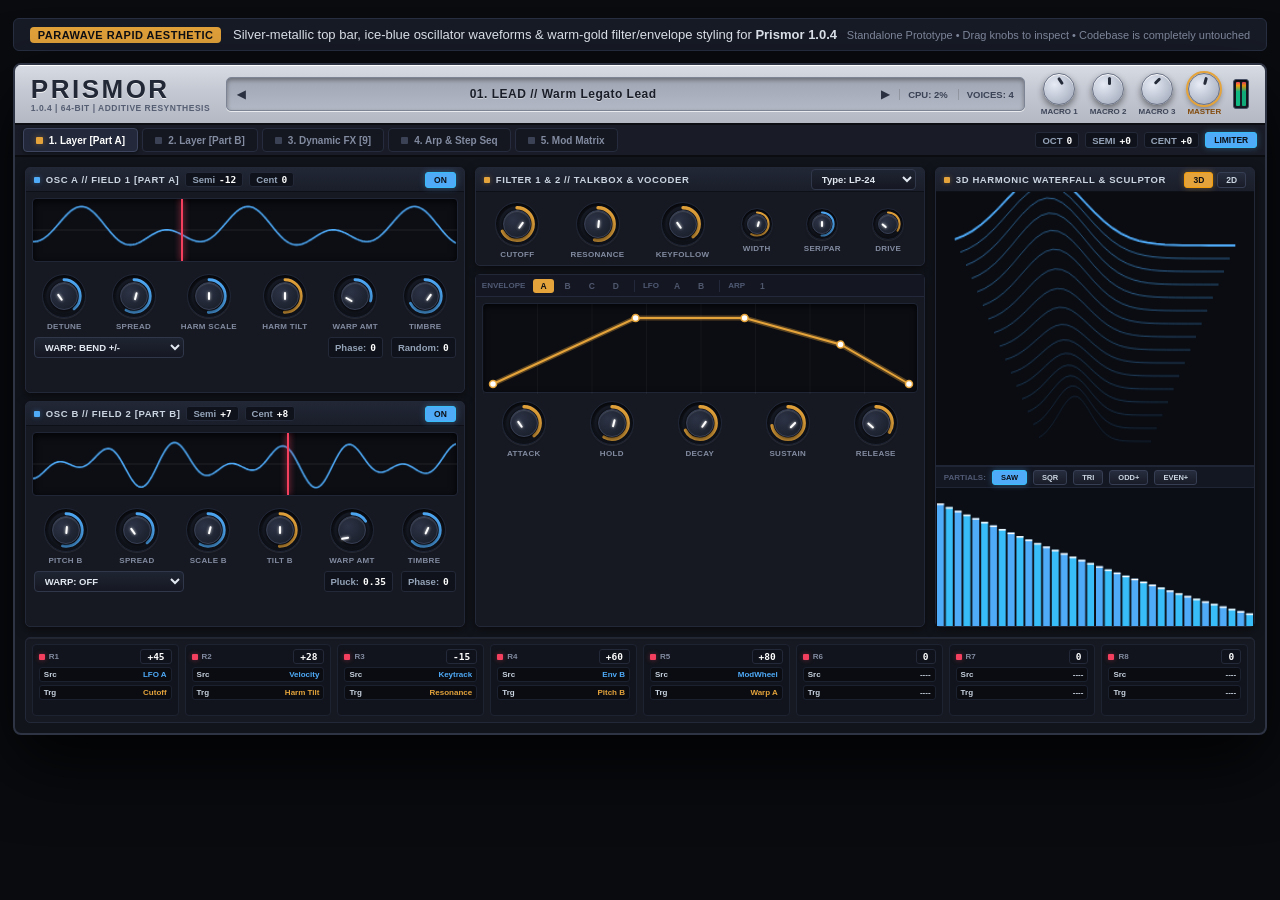
<file: rapid_preview.html>
<!DOCTYPE html>
<html lang="en">
<head>
  <meta charset="UTF-8">
  <title>Prismor 1.0.4 — RAPID-Inspired UI Design Draft</title>
  <meta name="viewport" content="width=device-width, initial-scale=1.0">
  <style>
    :root {
      /* Parawave RAPID Inspired Palette */
      --chassis-bg: #11141b;
      --panel-dark: #161922;
      --panel-elevated: #1b1f2b;
      --panel-recessed: #0e1017;
      --header-silver-top: #d8dce4;
      --header-silver-bot: #b4b8c3;
      --border-dark: #0a0c12;
      --border-light: rgba(255, 255, 255, 0.08);
      --border-groove: rgba(0, 0, 0, 0.65);
      
      /* RAPID Signature Accents */
      --accent-ice-blue: #4faaf7;
      --accent-ice-glow: rgba(79, 170, 247, 0.38);
      --accent-gold-orange: #e5a43b;
      --accent-gold-glow: rgba(229, 164, 59, 0.38);
      --accent-pink-red: #f43f5e;
      --accent-green-led: #10b981;
      
      --text-bright: #e2e8f0;
      --text-muted: #828ba0;
      --text-dim: #4f576d;
      --text-header: #2b303e;
    }

    * {
      box-sizing: border-box;
      margin: 0;
      padding: 0;
      user-select: none;
      -webkit-user-select: none;
    }

    body {
      background: #090b0f;
      color: var(--text-bright);
      font-family: -apple-system, BlinkMacSystemFont, "Segoe UI", Roboto, Helvetica, Arial, sans-serif;
      min-height: 100vh;
      display: flex;
      flex-direction: column;
      align-items: center;
      padding: 18px 12px;
      overflow-x: hidden;
    }

    .meta-bar {
      width: 1260px;
      max-width: 98vw;
      display: flex;
      justify-content: space-between;
      align-items: center;
      margin-bottom: 12px;
      padding: 8px 16px;
      background: #171b26;
      border: 1px solid #282f42;
      border-radius: 6px;
      font-size: 13px;
    }
    .badge-rapid {
      background: #e5a43b;
      color: #0d0f15;
      padding: 2px 8px;
      border-radius: 4px;
      font-weight: 800;
      font-size: 11px;
      letter-spacing: 0.5px;
    }

    /* Main Plugin Window Chassis */
    .rapid-chassis {
      width: 1260px;
      max-width: 98vw;
      background: var(--chassis-bg);
      border: 2px solid #2e3444;
      border-radius: 8px;
      box-shadow: 0 28px 70px rgba(0, 0, 0, 0.85), inset 0 1px 0 rgba(255,255,255,0.15);
      overflow: hidden;
      display: flex;
      flex-direction: column;
      position: relative;
    }

    /* 1. Iconic Silver-Metallic Header Bar */
    .silver-header {
      height: 60px;
      background: linear-gradient(180deg, var(--header-silver-top) 0%, #c4c8d2 45%, var(--header-silver-bot) 100%);
      border-bottom: 2px solid #0c0e14;
      display: flex;
      align-items: center;
      padding: 0 16px;
      gap: 16px;
      color: var(--text-header);
      box-shadow: inset 0 1px 0 #ffffff;
    }

    .brand-block {
      display: flex;
      flex-direction: column;
      gap: 1px;
    }
    .rapid-logo {
      font-size: 26px;
      font-weight: 900;
      letter-spacing: 2.5px;
      color: #232836;
      line-height: 1;
      font-family: -apple-system, BlinkMacSystemFont, "Arial Black", sans-serif;
      text-shadow: 0 1px 0 rgba(255,255,255,0.8);
    }
    .rapid-sub-specs {
      font-size: 8.5px;
      font-weight: 700;
      color: #555e73;
      letter-spacing: 0.5px;
    }

    /* Inset Browser Display in Silver Header */
    .silver-browser {
      flex: 1;
      height: 34px;
      background: linear-gradient(180deg, #9fa5b2 0%, #b2b8c5 100%);
      border-radius: 5px;
      border: 1px solid #7d8494;
      box-shadow: inset 0 2px 4px rgba(0,0,0,0.35), 0 1px 0 rgba(255,255,255,0.7);
      display: flex;
      align-items: center;
      padding: 0 10px;
      gap: 10px;
    }
    .browser-btn {
      background: none;
      border: none;
      color: #2a3040;
      font-weight: 800;
      font-size: 11px;
      cursor: pointer;
    }
    .preset-display-text {
      flex: 1;
      font-size: 12px;
      font-weight: 800;
      color: #1a1e28;
      letter-spacing: 0.5px;
      text-align: center;
      text-shadow: 0 1px 0 rgba(255,255,255,0.4);
    }
    .header-readout {
      font-size: 9.5px;
      font-weight: 700;
      color: #3b4356;
      display: flex;
      align-items: center;
      gap: 6px;
      padding-left: 8px;
      border-left: 1px solid rgba(0,0,0,0.15);
    }

    /* Brushed Metal Hardware Knobs in Header */
    .header-knobs-group {
      display: flex;
      align-items: center;
      gap: 12px;
    }
    .macro-widget {
      display: flex;
      flex-direction: column;
      align-items: center;
      gap: 2px;
    }
    .macro-knob {
      width: 32px;
      height: 32px;
      border-radius: 50%;
      background: radial-gradient(circle at 35% 35%, #e6ebf5 0%, #9ba3b5 100%);
      border: 1px solid #6b7385;
      box-shadow: 0 3px 6px rgba(0,0,0,0.45), inset 0 1px 1px #fff;
      position: relative;
      cursor: ns-resize;
    }
    .macro-knob.master-gold {
      box-shadow: 0 0 0 2px var(--accent-gold-orange), 0 3px 6px rgba(0,0,0,0.45);
    }
    .macro-pointer {
      position: absolute;
      top: 3px;
      left: 14.5px;
      width: 3px;
      height: 8px;
      background: #252b38;
      border-radius: 1.5px;
    }
    .macro-label {
      font-size: 8px;
      font-weight: 800;
      color: #3f475a;
      text-transform: uppercase;
    }

    /* Master Dual Peak Meter */
    .master-led-vmeters {
      display: flex;
      gap: 2px;
      height: 30px;
      padding: 2px;
      background: #181c26;
      border: 1px solid #485166;
      border-radius: 3px;
      box-shadow: inset 0 1px 3px rgba(0,0,0,0.8);
    }
    .v-led-bar {
      width: 4px;
      height: 100%;
      background: linear-gradient(0deg, #10b981 60%, #f59e0b 85%, #f43f5e 100%);
      border-radius: 1px;
    }

    /* 2. Layer Tabs Bar (Dark Hardware Strips) */
    .layer-tabs-bar {
      height: 32px;
      background: #191c26;
      border-bottom: 2px solid #0a0c10;
      display: flex;
      align-items: center;
      padding: 0 8px;
      gap: 4px;
    }
    .layer-tab {
      height: 24px;
      padding: 0 12px;
      background: #141720;
      border: 1px solid #262c3d;
      border-radius: 4px;
      font-size: 10px;
      font-weight: 700;
      color: var(--text-muted);
      cursor: pointer;
      display: flex;
      align-items: center;
      gap: 6px;
      transition: all 0.15s;
    }
    .layer-tab:hover {
      background: #1d2230;
      color: var(--text-bright);
    }
    .layer-tab.active {
      background: #23293a;
      border-color: #3d465e;
      color: #fff;
      box-shadow: 0 1px 4px rgba(0,0,0,0.5);
    }
    .layer-tab-sq {
      width: 7px;
      height: 7px;
      border-radius: 1px;
      background: #3b4256;
    }
    .layer-tab.active .layer-tab-sq.gold {
      background: var(--accent-gold-orange);
      box-shadow: 0 0 6px var(--accent-gold-glow);
    }
    .layer-tab.active .layer-tab-sq.blue {
      background: var(--accent-ice-blue);
      box-shadow: 0 0 6px var(--accent-ice-glow);
    }

    /* Main Body Workspace */
    .rapid-body {
      padding: 10px;
      display: flex;
      flex-direction: column;
      gap: 10px;
    }

    /* Standard Hardware Panel Box */
    .rapid-panel {
      background: var(--panel-dark);
      border: 1px solid #232838;
      border-radius: 5px;
      box-shadow: inset 0 1px 0 rgba(255,255,255,0.06), 0 3px 10px rgba(0,0,0,0.5);
      display: flex;
      flex-direction: column;
      position: relative;
    }

    .panel-hdr {
      height: 24px;
      padding: 0 8px;
      background: linear-gradient(180deg, #222736 0%, #1a1e2a 100%);
      border-bottom: 1px solid #0e1017;
      border-radius: 4px 4px 0 0;
      display: flex;
      align-items: center;
      justify-content: space-between;
    }
    .panel-hdr-left {
      display: flex;
      align-items: center;
      gap: 6px;
    }
    .panel-indicator-sq {
      width: 6px;
      height: 6px;
      border-radius: 1px;
      background: var(--accent-ice-blue);
      box-shadow: 0 0 5px var(--accent-ice-glow);
    }
    .panel-indicator-sq.gold {
      background: var(--accent-gold-orange);
      box-shadow: 0 0 5px var(--accent-gold-glow);
    }
    .panel-indicator-sq.pink {
      background: var(--accent-pink-red);
      box-shadow: 0 0 5px rgba(244,63,94,0.4);
    }
    .panel-hdr-title {
      font-size: 9.5px;
      font-weight: 800;
      letter-spacing: 0.6px;
      color: #cbd5e1;
      text-transform: uppercase;
    }

    /* Upper Workspace Grid: Left Oscillators (440px), Center Filter/Env (450px), Right Vis/Sculpt (Flex) */
    .upper-workspace {
      display: grid;
      grid-template-columns: 440px 450px 1fr;
      gap: 10px;
      height: 460px;
    }

    /* RAPID Knobs: Inset Track Ring + Dark Cap + Crisp Colored Arc */
    .rapid-knob-cluster {
      display: flex;
      align-items: center;
      justify-content: space-around;
      padding: 6px 4px;
    }

    .r-knob {
      display: flex;
      flex-direction: column;
      align-items: center;
      gap: 4px;
      cursor: ns-resize;
    }
    .r-knob-ring {
      width: 44px;
      height: 44px;
      position: relative;
      display: flex;
      align-items: center;
      justify-content: center;
      background: radial-gradient(circle at 50% 50%, #0d0f15 0%, #161a24 100%);
      border-radius: 50%;
      box-shadow: inset 0 2px 5px rgba(0,0,0,0.9), 0 1px 0 rgba(255,255,255,0.08);
      border: 1px solid #202636;
    }
    .r-knob-ring.small {
      width: 32px;
      height: 32px;
    }
    .r-knob-svg {
      width: 100%;
      height: 100%;
      transform: rotate(-90deg);
    }
    .r-knob-cap {
      position: absolute;
      width: 28px;
      height: 28px;
      border-radius: 50%;
      background: radial-gradient(circle at 35% 35%, #2c3345 0%, #171b26 100%);
      border: 1px solid #373f54;
      box-shadow: 0 3px 6px rgba(0,0,0,0.65), inset 0 1px 1px rgba(255,255,255,0.15);
      display: flex;
      align-items: center;
      justify-content: center;
    }
    .r-knob-ring.small .r-knob-cap {
      width: 20px;
      height: 20px;
    }
    .r-knob-needle {
      width: 2px;
      height: 8px;
      background: #ffffff;
      border-radius: 1px;
      transform-origin: center 11px;
      box-shadow: 0 0 3px rgba(255,255,255,0.9);
    }
    .r-knob-ring.small .r-knob-needle {
      height: 6px;
      transform-origin: center 8px;
    }
    .r-knob-label {
      font-size: 8px;
      font-weight: 700;
      color: var(--text-muted);
      letter-spacing: 0.3px;
      text-transform: uppercase;
      text-align: center;
    }

    /* RAPID Style Pitch & Param Value Badges */
    .r-badge {
      background: #0f121a;
      border: 1px solid #232938;
      border-radius: 3px;
      padding: 1px 6px;
      font-size: 9.5px;
      font-weight: 700;
      color: #94a3b8;
      display: flex;
      align-items: center;
      gap: 4px;
    }
    .r-badge span.val {
      color: #fff;
      font-family: monospace;
    }

    /* Waveform Inset Display (RAPID Blue Waveform Glow) */
    .r-wave-display {
      background: #0c0e14;
      border: 1px solid #202636;
      border-radius: 4px;
      height: 64px;
      position: relative;
      overflow: hidden;
      box-shadow: inset 0 2px 8px rgba(0,0,0,0.85);
    }
    .wave-canvas {
      width: 100%;
      height: 100%;
    }
    .wave-playhead-line {
      position: absolute;
      top: 0;
      left: 35%;
      width: 1.5px;
      height: 100%;
      background: var(--accent-pink-red);
      box-shadow: 0 0 6px var(--accent-pink-red);
    }

    /* Dropdown Selectors */
    .r-select {
      background: linear-gradient(180deg, #1f2432 0%, #151822 100%);
      border: 1px solid #30374a;
      border-radius: 4px;
      color: #e2e8f0;
      font-size: 9.5px;
      font-weight: 700;
      padding: 3px 6px;
      outline: none;
      cursor: pointer;
    }

    /* RAPID Envelope / LFO / Arp Multi-Tab Container */
    .env-tabs-bar {
      height: 22px;
      background: #141722;
      border-bottom: 1px solid #23293a;
      display: flex;
      align-items: center;
      padding: 0 6px;
      gap: 4px;
    }
    .env-tab-chip {
      font-size: 8.5px;
      font-weight: 700;
      padding: 2px 7px;
      border-radius: 3px;
      color: var(--text-dim);
      background: transparent;
      border: none;
      cursor: pointer;
    }
    .env-tab-chip.active {
      background: var(--accent-gold-orange);
      color: #0c0e14;
      font-weight: 800;
    }

    /* RAPID Envelope Interactive Canvas */
    .r-env-canvas-box {
      height: 90px;
      background: #0b0d13;
      border: 1px solid #1f2535;
      border-radius: 4px;
      margin: 6px;
      position: relative;
      box-shadow: inset 0 2px 6px rgba(0,0,0,0.8);
    }

    /* Bottom Matrix Section (RAPID 8-Slot Routing Strip) */
    .routing-matrix-strip {
      height: 86px;
      background: var(--panel-dark);
      border: 1px solid #232838;
      border-radius: 5px;
      box-shadow: inset 0 1px 0 rgba(255,255,255,0.06);
      display: grid;
      grid-template-columns: repeat(8, 1fr);
      gap: 6px;
      padding: 6px;
    }
    .matrix-slot-card {
      background: #11141c;
      border: 1px solid #1e2332;
      border-radius: 4px;
      padding: 4px 6px;
      display: flex;
      flex-direction: column;
      gap: 3px;
    }
    .slot-hdr {
      display: flex;
      align-items: center;
      justify-content: space-between;
      font-size: 8px;
      font-weight: 800;
      color: var(--text-muted);
    }
    .slot-hdr-left {
      display: flex;
      align-items: center;
      gap: 4px;
    }
    .matrix-select-field {
      background: #0a0c12;
      border: 1px solid #1c2130;
      border-radius: 3px;
      color: #cbd5e1;
      font-size: 8px;
      font-weight: 700;
      padding: 2px 4px;
      display: flex;
      justify-content: space-between;
    }

    /* Buttons */
    .r-btn {
      background: linear-gradient(180deg, #272d3e 0%, #191c28 100%);
      border: 1px solid #363e54;
      color: #cbd5e1;
      font-size: 8.5px;
      font-weight: 800;
      padding: 2px 8px;
      border-radius: 3px;
      cursor: pointer;
      display: flex;
      align-items: center;
      gap: 4px;
    }
    .r-btn:hover {
      background: #2e354a;
      color: #fff;
    }
    .r-btn.active {
      background: var(--accent-gold-orange);
      color: #0c0e14;
      border-color: #f59e0b;
      box-shadow: 0 0 6px var(--accent-gold-glow);
    }
    .r-btn.blue.active {
      background: var(--accent-ice-blue);
      color: #0c0e14;
      border-color: #38bdf8;
      box-shadow: 0 0 6px var(--accent-ice-glow);
    }
  </style>
</head>
<body>

  <!-- Info Header -->
  <div class="meta-bar">
    <div>
      <span class="badge-rapid">PARAWAVE RAPID AESTHETIC</span>
      <span style="margin-left: 8px;">Silver-metallic top bar, ice-blue oscillator waveforms & warm-gold filter/envelope styling for <strong>Prismor 1.0.4</strong></span>
    </div>
    <div style="color: var(--text-muted); font-size: 11px;">
      Standalone Prototype &bull; Drag knobs to inspect &bull; Codebase is completely untouched
    </div>
  </div>

  <!-- Plugin Window -->
  <div class="rapid-chassis">
    
    <!-- 1. Brushed Silver-Metallic Top Bar -->
    <header class="silver-header">
      <div class="brand-block">
        <span class="rapid-logo">PRISMOR</span>
        <span class="rapid-sub-specs">1.0.4 | 64-BIT | ADDITIVE RESYNTHESIS</span>
      </div>

      <!-- Inset Preset Browser Display -->
      <div class="silver-browser">
        <button class="browser-btn">&#9664;</button>
        <span class="preset-display-text">01. LEAD // Warm Legato Lead</span>
        <button class="browser-btn">&#9654;</button>
        <div class="header-readout"><span>CPU: <strong>2%</strong></span></div>
        <div class="header-readout"><span>VOICES: <strong>4</strong></span></div>
      </div>

      <!-- 4 Hardware Macro Knobs + Master with Gold Rim -->
      <div class="header-knobs-group">
        <div class="macro-widget">
          <div class="macro-knob"><div class="macro-pointer" style="transform: rotate(-35deg);"></div></div>
          <span class="macro-label">Macro 1</span>
        </div>
        <div class="macro-widget">
          <div class="macro-knob"><div class="macro-pointer" style="transform: rotate(0deg);"></div></div>
          <span class="macro-label">Macro 2</span>
        </div>
        <div class="macro-widget">
          <div class="macro-knob"><div class="macro-pointer" style="transform: rotate(45deg);"></div></div>
          <span class="macro-label">Macro 3</span>
        </div>
        <div class="macro-widget">
          <div class="macro-knob master-gold"><div class="macro-pointer" style="transform: rotate(15deg);"></div></div>
          <span class="macro-label" style="color:#854d0e;">Master</span>
        </div>
        
        <!-- Dual Vertical LED Output Meter -->
        <div class="master-led-vmeters">
          <div class="v-led-bar"></div>
          <div class="v-led-bar" style="opacity: 0.9;"></div>
        </div>
      </div>
    </header>

    <!-- 2. Dark Hardware Layer Tabs Bar -->
    <nav class="layer-tabs-bar">
      <button class="layer-tab active"><div class="layer-tab-sq gold"></div> 1. Layer [Part A]</button>
      <button class="layer-tab"><div class="layer-tab-sq blue"></div> 2. Layer [Part B]</button>
      <button class="layer-tab"><div class="layer-tab-sq"></div> 3. Dynamic FX [9]</button>
      <button class="layer-tab"><div class="layer-tab-sq"></div> 4. Arp & Step Seq</button>
      <button class="layer-tab"><div class="layer-tab-sq"></div> 5. Mod Matrix</button>
      
      <div style="margin-left: auto; display: flex; gap: 6px;">
        <span class="r-badge">OCT <span class="val">0</span></span>
        <span class="r-badge">SEMI <span class="val">+0</span></span>
        <span class="r-badge">CENT <span class="val">+0</span></span>
        <button class="r-btn blue active">LIMITER</button>
      </div>
    </nav>

    <!-- 3. Upper Workspace: Oscillators (Left), Filter & Env (Center), 3D Wireframe / Sculptor (Right) -->
    <div class="rapid-body">
      
      <section class="upper-workspace">
        
        <!-- Column 1: Frequency Field 1 & Field 2 (RAPID OSC A & OSC B Architecture) -->
        <div style="display: flex; flex-direction: column; gap: 8px;">
          
          <!-- OSC A (Field 1) -->
          <article class="rapid-panel" style="flex: 1;">
            <div class="panel-hdr">
              <div class="panel-hdr-left">
                <div class="panel-indicator-sq"></div>
                <h3 class="panel-hdr-title">OSC A // Field 1 [Part A]</h3>
                <span class="r-badge">Semi <span class="val">-12</span></span>
                <span class="r-badge">Cent <span class="val">0</span></span>
              </div>
              <div style="display: flex; gap: 4px;">
                <button class="r-btn blue active">ON</button>
              </div>
            </div>

            <!-- Inset Blue Waveform Display -->
            <div style="padding: 6px;">
              <div class="r-wave-display">
                <canvas id="oscAWaveCanvas" class="wave-canvas" width="420" height="60"></canvas>
                <div class="wave-playhead-line"></div>
              </div>
            </div>

            <!-- RAPID Knobs Row -->
            <div class="rapid-knob-cluster">
              <div class="r-knob"><div class="r-knob-ring"><svg class="r-knob-svg" viewBox="0 0 44 44"><circle cx="22" cy="22" r="17" fill="none" stroke="#161a24" stroke-width="3"/><circle cx="22" cy="22" r="17" fill="none" stroke="var(--accent-ice-blue)" stroke-width="3" stroke-dasharray="106.8" stroke-dashoffset="65" stroke-linecap="round"/></svg><div class="r-knob-cap"><div class="r-knob-needle" style="transform: rotate(-35deg);"></div></div></div><span class="r-knob-label">Detune</span></div>
              <div class="r-knob"><div class="r-knob-ring"><svg class="r-knob-svg" viewBox="0 0 44 44"><circle cx="22" cy="22" r="17" fill="none" stroke="#161a24" stroke-width="3"/><circle cx="22" cy="22" r="17" fill="none" stroke="var(--accent-ice-blue)" stroke-width="3" stroke-dasharray="106.8" stroke-dashoffset="45" stroke-linecap="round"/></svg><div class="r-knob-cap"><div class="r-knob-needle" style="transform: rotate(15deg);"></div></div></div><span class="r-knob-label">Spread</span></div>
              <div class="r-knob"><div class="r-knob-ring"><svg class="r-knob-svg" viewBox="0 0 44 44"><circle cx="22" cy="22" r="17" fill="none" stroke="#161a24" stroke-width="3"/><circle cx="22" cy="22" r="17" fill="none" stroke="var(--accent-ice-blue)" stroke-width="3" stroke-dasharray="106.8" stroke-dashoffset="53" stroke-linecap="round"/></svg><div class="r-knob-cap"><div class="r-knob-needle" style="transform: rotate(0deg);"></div></div></div><span class="r-knob-label">Harm Scale</span></div>
              <div class="r-knob"><div class="r-knob-ring"><svg class="r-knob-svg" viewBox="0 0 44 44"><circle cx="22" cy="22" r="17" fill="none" stroke="#161a24" stroke-width="3"/><circle cx="22" cy="22" r="17" fill="none" stroke="var(--accent-gold-orange)" stroke-width="3" stroke-dasharray="106.8" stroke-dashoffset="53" stroke-linecap="round"/></svg><div class="r-knob-cap"><div class="r-knob-needle" style="transform: rotate(0deg);"></div></div></div><span class="r-knob-label">Harm Tilt</span></div>
              <div class="r-knob"><div class="r-knob-ring"><svg class="r-knob-svg" viewBox="0 0 44 44"><circle cx="22" cy="22" r="17" fill="none" stroke="#161a24" stroke-width="3"/><circle cx="22" cy="22" r="17" fill="none" stroke="var(--accent-ice-blue)" stroke-width="3" stroke-dasharray="106.8" stroke-dashoffset="75" stroke-linecap="round"/></svg><div class="r-knob-cap"><div class="r-knob-needle" style="transform: rotate(-60deg);"></div></div></div><span class="r-knob-label">Warp Amt</span></div>
              <div class="r-knob"><div class="r-knob-ring"><svg class="r-knob-svg" viewBox="0 0 44 44"><circle cx="22" cy="22" r="17" fill="none" stroke="#161a24" stroke-width="3"/><circle cx="22" cy="22" r="17" fill="none" stroke="var(--accent-ice-blue)" stroke-width="3" stroke-dasharray="106.8" stroke-dashoffset="35" stroke-linecap="round"/></svg><div class="r-knob-cap"><div class="r-knob-needle" style="transform: rotate(35deg);"></div></div></div><span class="r-knob-label">Timbre</span></div>
            </div>

            <div style="padding: 0 8px 6px 8px; display: flex; justify-content: space-between;">
              <select class="r-select" style="width: 150px;"><option>WARP: BEND +/-</option><option>WARP: MIRROR</option><option>WARP: QUANTIZE</option></select>
              <div style="display:flex; gap: 8px;">
                <span class="r-badge">Phase: <span class="val">0</span></span>
                <span class="r-badge">Random: <span class="val">0</span></span>
              </div>
            </div>
          </article>

          <!-- OSC B (Field 2) -->
          <article class="rapid-panel" style="flex: 1;">
            <div class="panel-hdr">
              <div class="panel-hdr-left">
                <div class="panel-indicator-sq"></div>
                <h3 class="panel-hdr-title">OSC B // Field 2 [Part B]</h3>
                <span class="r-badge">Semi <span class="val">+7</span></span>
                <span class="r-badge">Cent <span class="val">+8</span></span>
              </div>
              <div style="display: flex; gap: 4px;">
                <button class="r-btn blue active">ON</button>
              </div>
            </div>

            <!-- Inset Blue Waveform Display -->
            <div style="padding: 6px;">
              <div class="r-wave-display">
                <canvas id="oscBWaveCanvas" class="wave-canvas" width="420" height="60"></canvas>
                <div class="wave-playhead-line" style="left: 60%;"></div>
              </div>
            </div>

            <!-- RAPID Knobs Row -->
            <div class="rapid-knob-cluster">
              <div class="r-knob"><div class="r-knob-ring"><svg class="r-knob-svg" viewBox="0 0 44 44"><circle cx="22" cy="22" r="17" fill="none" stroke="#161a24" stroke-width="3"/><circle cx="22" cy="22" r="17" fill="none" stroke="var(--accent-ice-blue)" stroke-width="3" stroke-dasharray="106.8" stroke-dashoffset="50" stroke-linecap="round"/></svg><div class="r-knob-cap"><div class="r-knob-needle" style="transform: rotate(5deg);"></div></div></div><span class="r-knob-label">Pitch B</span></div>
              <div class="r-knob"><div class="r-knob-ring"><svg class="r-knob-svg" viewBox="0 0 44 44"><circle cx="22" cy="22" r="17" fill="none" stroke="#161a24" stroke-width="3"/><circle cx="22" cy="22" r="17" fill="none" stroke="var(--accent-ice-blue)" stroke-width="3" stroke-dasharray="106.8" stroke-dashoffset="65" stroke-linecap="round"/></svg><div class="r-knob-cap"><div class="r-knob-needle" style="transform: rotate(-35deg);"></div></div></div><span class="r-knob-label">Spread</span></div>
              <div class="r-knob"><div class="r-knob-ring"><svg class="r-knob-svg" viewBox="0 0 44 44"><circle cx="22" cy="22" r="17" fill="none" stroke="#161a24" stroke-width="3"/><circle cx="22" cy="22" r="17" fill="none" stroke="var(--accent-ice-blue)" stroke-width="3" stroke-dasharray="106.8" stroke-dashoffset="45" stroke-linecap="round"/></svg><div class="r-knob-cap"><div class="r-knob-needle" style="transform: rotate(15deg);"></div></div></div><span class="r-knob-label">Scale B</span></div>
              <div class="r-knob"><div class="r-knob-ring"><svg class="r-knob-svg" viewBox="0 0 44 44"><circle cx="22" cy="22" r="17" fill="none" stroke="#161a24" stroke-width="3"/><circle cx="22" cy="22" r="17" fill="none" stroke="var(--accent-gold-orange)" stroke-width="3" stroke-dasharray="106.8" stroke-dashoffset="53" stroke-linecap="round"/></svg><div class="r-knob-cap"><div class="r-knob-needle" style="transform: rotate(0deg);"></div></div></div><span class="r-knob-label">Tilt B</span></div>
              <div class="r-knob"><div class="r-knob-ring"><svg class="r-knob-svg" viewBox="0 0 44 44"><circle cx="22" cy="22" r="17" fill="none" stroke="#161a24" stroke-width="3"/><circle cx="22" cy="22" r="17" fill="none" stroke="var(--accent-ice-blue)" stroke-width="3" stroke-dasharray="106.8" stroke-dashoffset="90" stroke-linecap="round"/></svg><div class="r-knob-cap"><div class="r-knob-needle" style="transform: rotate(-100deg);"></div></div></div><span class="r-knob-label">Warp Amt</span></div>
              <div class="r-knob"><div class="r-knob-ring"><svg class="r-knob-svg" viewBox="0 0 44 44"><circle cx="22" cy="22" r="17" fill="none" stroke="#161a24" stroke-width="3"/><circle cx="22" cy="22" r="17" fill="none" stroke="var(--accent-ice-blue)" stroke-width="3" stroke-dasharray="106.8" stroke-dashoffset="40" stroke-linecap="round"/></svg><div class="r-knob-cap"><div class="r-knob-needle" style="transform: rotate(25deg);"></div></div></div><span class="r-knob-label">Timbre</span></div>
            </div>

            <div style="padding: 0 8px 6px 8px; display: flex; justify-content: space-between;">
              <select class="r-select" style="width: 150px;"><option>WARP: OFF</option><option>WARP: BEND +/-</option></select>
              <div style="display:flex; gap: 8px;">
                <span class="r-badge">Pluck: <span class="val">0.35</span></span>
                <span class="r-badge">Phase: <span class="val">0</span></span>
              </div>
            </div>
          </article>

        </div>

        <!-- Column 2: Filter & Envelope/Articulator (RAPID Center Architecture) -->
        <div style="display: flex; flex-direction: column; gap: 8px;">
          
          <!-- Filter Module (RAPID Warm-Gold Knobs) -->
          <article class="rapid-panel">
            <div class="panel-hdr">
              <div class="panel-hdr-left">
                <div class="panel-indicator-sq gold"></div>
                <h3 class="panel-hdr-title">FILTER 1 & 2 // TALKBOX & VOCODER</h3>
              </div>
              <select class="r-select"><option>Type: LP-24</option><option>VOX FORMANT</option><option>TALKBOX</option></select>
            </div>

            <div class="rapid-knob-cluster" style="padding: 10px 4px 6px 4px;">
              <div class="r-knob"><div class="r-knob-ring"><svg class="r-knob-svg" viewBox="0 0 44 44"><circle cx="22" cy="22" r="17" fill="none" stroke="#161a24" stroke-width="3"/><circle cx="22" cy="22" r="17" fill="none" stroke="var(--accent-gold-orange)" stroke-width="3.5" stroke-dasharray="106.8" stroke-dashoffset="35" stroke-linecap="round"/></svg><div class="r-knob-cap"><div class="r-knob-needle" style="transform: rotate(35deg);"></div></div></div><span class="r-knob-label">Cutoff</span></div>
              <div class="r-knob"><div class="r-knob-ring"><svg class="r-knob-svg" viewBox="0 0 44 44"><circle cx="22" cy="22" r="17" fill="none" stroke="#161a24" stroke-width="3"/><circle cx="22" cy="22" r="17" fill="none" stroke="var(--accent-gold-orange)" stroke-width="3.5" stroke-dasharray="106.8" stroke-dashoffset="50" stroke-linecap="round"/></svg><div class="r-knob-cap"><div class="r-knob-needle" style="transform: rotate(5deg);"></div></div></div><span class="r-knob-label">Resonance</span></div>
              <div class="r-knob"><div class="r-knob-ring"><svg class="r-knob-svg" viewBox="0 0 44 44"><circle cx="22" cy="22" r="17" fill="none" stroke="#161a24" stroke-width="3"/><circle cx="22" cy="22" r="17" fill="none" stroke="var(--accent-gold-orange)" stroke-width="3.5" stroke-dasharray="106.8" stroke-dashoffset="65" stroke-linecap="round"/></svg><div class="r-knob-cap"><div class="r-knob-needle" style="transform: rotate(-35deg);"></div></div></div><span class="r-knob-label">Keyfollow</span></div>
              <div class="r-knob"><div class="r-knob-ring small"><svg class="r-knob-svg" viewBox="0 0 44 44"><circle cx="22" cy="22" r="17" fill="none" stroke="#161a24" stroke-width="3"/><circle cx="22" cy="22" r="17" fill="none" stroke="var(--accent-gold-orange)" stroke-width="3" stroke-dasharray="106.8" stroke-dashoffset="45" stroke-linecap="round"/></svg><div class="r-knob-cap"><div class="r-knob-needle" style="transform: rotate(15deg);"></div></div></div><span class="r-knob-label">Width</span></div>
              <div class="r-knob"><div class="r-knob-ring small"><svg class="r-knob-svg" viewBox="0 0 44 44"><circle cx="22" cy="22" r="17" fill="none" stroke="#161a24" stroke-width="3"/><circle cx="22" cy="22" r="17" fill="none" stroke="var(--accent-ice-blue)" stroke-width="3" stroke-dasharray="106.8" stroke-dashoffset="53" stroke-linecap="round"/></svg><div class="r-knob-cap"><div class="r-knob-needle" style="transform: rotate(0deg);"></div></div></div><span class="r-knob-label">Ser/Par</span></div>
              <div class="r-knob"><div class="r-knob-ring small"><svg class="r-knob-svg" viewBox="0 0 44 44"><circle cx="22" cy="22" r="17" fill="none" stroke="#161a24" stroke-width="3"/><circle cx="22" cy="22" r="17" fill="none" stroke="var(--accent-gold-orange)" stroke-width="3" stroke-dasharray="106.8" stroke-dashoffset="70" stroke-linecap="round"/></svg><div class="r-knob-cap"><div class="r-knob-needle" style="transform: rotate(-50deg);"></div></div></div><span class="r-knob-label">Drive</span></div>
            </div>
          </article>

          <!-- RAPID Envelope / Shaper Editor (Warm Gold Graphic Curve) -->
          <article class="rapid-panel" style="flex: 1;">
            <!-- Env Tabs Header -->
            <div class="env-tabs-bar">
              <span style="font-size: 8px; font-weight: 800; color: #505a74; margin-right: 4px;">ENVELOPE</span>
              <button class="env-tab-chip active">A</button>
              <button class="env-tab-chip">B</button>
              <button class="env-tab-chip">C</button>
              <button class="env-tab-chip">D</button>
              <span style="border-left: 1px solid #23293a; height: 12px; margin: 0 4px;"></span>
              <span style="font-size: 8px; font-weight: 800; color: #505a74; margin-right: 4px;">LFO</span>
              <button class="env-tab-chip">A</button>
              <button class="env-tab-chip">B</button>
              <span style="border-left: 1px solid #23293a; height: 12px; margin: 0 4px;"></span>
              <span style="font-size: 8px; font-weight: 800; color: #505a74; margin-right: 4px;">ARP</span>
              <button class="env-tab-chip">1</button>
            </div>

            <!-- Inset Graphic Curve -->
            <div class="r-env-canvas-box">
              <canvas id="rapidEnvCanvas" width="436" height="90"></canvas>
            </div>

            <!-- ADSR Knobs Row (Gold Ring) -->
            <div class="rapid-knob-cluster" style="padding-top: 2px;">
              <div class="r-knob"><div class="r-knob-ring"><svg class="r-knob-svg" viewBox="0 0 44 44"><circle cx="22" cy="22" r="17" fill="none" stroke="#161a24" stroke-width="3"/><circle cx="22" cy="22" r="17" fill="none" stroke="var(--accent-gold-orange)" stroke-width="3.5" stroke-dasharray="106.8" stroke-dashoffset="65" stroke-linecap="round"/></svg><div class="r-knob-cap"><div class="r-knob-needle" style="transform: rotate(-35deg);"></div></div></div><span class="r-knob-label">Attack</span></div>
              <div class="r-knob"><div class="r-knob-ring"><svg class="r-knob-svg" viewBox="0 0 44 44"><circle cx="22" cy="22" r="17" fill="none" stroke="#161a24" stroke-width="3"/><circle cx="22" cy="22" r="17" fill="none" stroke="var(--accent-gold-orange)" stroke-width="3.5" stroke-dasharray="106.8" stroke-dashoffset="45" stroke-linecap="round"/></svg><div class="r-knob-cap"><div class="r-knob-needle" style="transform: rotate(15deg);"></div></div></div><span class="r-knob-label">Hold</span></div>
              <div class="r-knob"><div class="r-knob-ring"><svg class="r-knob-svg" viewBox="0 0 44 44"><circle cx="22" cy="22" r="17" fill="none" stroke="#161a24" stroke-width="3"/><circle cx="22" cy="22" r="17" fill="none" stroke="var(--accent-gold-orange)" stroke-width="3.5" stroke-dasharray="106.8" stroke-dashoffset="35" stroke-linecap="round"/></svg><div class="r-knob-cap"><div class="r-knob-needle" style="transform: rotate(35deg);"></div></div></div><span class="r-knob-label">Decay</span></div>
              <div class="r-knob"><div class="r-knob-ring"><svg class="r-knob-svg" viewBox="0 0 44 44"><circle cx="22" cy="22" r="17" fill="none" stroke="#161a24" stroke-width="3"/><circle cx="22" cy="22" r="17" fill="none" stroke="var(--accent-gold-orange)" stroke-width="3.5" stroke-dasharray="106.8" stroke-dashoffset="30" stroke-linecap="round"/></svg><div class="r-knob-cap"><div class="r-knob-needle" style="transform: rotate(45deg);"></div></div></div><span class="r-knob-label">Sustain</span></div>
              <div class="r-knob"><div class="r-knob-ring"><svg class="r-knob-svg" viewBox="0 0 44 44"><circle cx="22" cy="22" r="17" fill="none" stroke="#161a24" stroke-width="3"/><circle cx="22" cy="22" r="17" fill="none" stroke="var(--accent-gold-orange)" stroke-width="3.5" stroke-dasharray="106.8" stroke-dashoffset="70" stroke-linecap="round"/></svg><div class="r-knob-cap"><div class="r-knob-needle" style="transform: rotate(-50deg);"></div></div></div><span class="r-knob-label">Release</span></div>
            </div>
          </article>

        </div>

        <!-- Column 3: 3D Waterfall / Harmonic Visualizer & Sculptor (RAPID Display & Multi-FX Rack) -->
        <article class="rapid-panel" style="display: flex; flex-direction: column;">
          <div class="panel-hdr">
            <div class="panel-hdr-left">
              <div class="panel-indicator-sq gold"></div>
              <h3 class="panel-hdr-title">3D HARMONIC WATERFALL & SCULPTOR</h3>
            </div>
            <div style="display: flex; gap: 4px;">
              <button class="r-btn active">3D</button>
              <button class="r-btn">2D</button>
            </div>
          </div>

          <!-- 3D Waterfall Canvas -->
          <div style="flex: 1; position: relative; background: #0a0c12; border-bottom: 1px solid #1f2535;">
            <canvas id="rapidWaterfallCanvas" width="340" height="230" style="width: 100%; height: 100%;"></canvas>
          </div>

          <!-- Harmonic Partials Sculptor Inset -->
          <div style="height: 160px; background: #0c0e15; display: flex; flex-direction: column;">
            <div style="height: 22px; background: #131722; border-top: 1px solid #1f2535; border-bottom: 1px solid #1f2535; display: flex; align-items: center; padding: 0 8px; gap: 6px;">
              <span style="font-size: 8px; font-weight: 800; color: #505a74;">PARTIALS:</span>
              <button class="r-btn blue active" style="font-size: 7.5px;">SAW</button>
              <button class="r-btn" style="font-size: 7.5px;">SQR</button>
              <button class="r-btn" style="font-size: 7.5px;">TRI</button>
              <button class="r-btn" style="font-size: 7.5px;">ODD+</button>
              <button class="r-btn" style="font-size: 7.5px;">EVEN+</button>
            </div>
            <canvas id="rapidPartialCanvas" width="340" height="135" style="width: 100%; flex: 1; cursor: crosshair;"></canvas>
          </div>
        </article>

      </section>

      <!-- 4. Bottom Modulation Matrix Strip (Signature RAPID 8-Slot Routing) -->
      <section class="routing-matrix-strip">
        <!-- Slot R1 -->
        <div class="matrix-slot-card">
          <div class="slot-hdr"><div class="slot-hdr-left"><div class="panel-indicator-sq pink"></div><span>R1</span></div><span class="r-badge"><span class="val">+45</span></span></div>
          <div class="matrix-select-field"><span>Src</span><span style="color:var(--accent-ice-blue);">LFO A</span></div>
          <div class="matrix-select-field"><span>Trg</span><span style="color:var(--accent-gold-orange);">Cutoff</span></div>
        </div>

        <!-- Slot R2 -->
        <div class="matrix-slot-card">
          <div class="slot-hdr"><div class="slot-hdr-left"><div class="panel-indicator-sq pink"></div><span>R2</span></div><span class="r-badge"><span class="val">+28</span></span></div>
          <div class="matrix-select-field"><span>Src</span><span style="color:var(--accent-ice-blue);">Velocity</span></div>
          <div class="matrix-select-field"><span>Trg</span><span style="color:var(--accent-gold-orange);">Harm Tilt</span></div>
        </div>

        <!-- Slot R3 -->
        <div class="matrix-slot-card">
          <div class="slot-hdr"><div class="slot-hdr-left"><div class="panel-indicator-sq pink"></div><span>R3</span></div><span class="r-badge"><span class="val">-15</span></span></div>
          <div class="matrix-select-field"><span>Src</span><span style="color:var(--accent-ice-blue);">Keytrack</span></div>
          <div class="matrix-select-field"><span>Trg</span><span style="color:var(--accent-gold-orange);">Resonance</span></div>
        </div>

        <!-- Slot R4 -->
        <div class="matrix-slot-card">
          <div class="slot-hdr"><div class="slot-hdr-left"><div class="panel-indicator-sq pink"></div><span>R4</span></div><span class="r-badge"><span class="val">+60</span></span></div>
          <div class="matrix-select-field"><span>Src</span><span style="color:var(--accent-ice-blue);">Env B</span></div>
          <div class="matrix-select-field"><span>Trg</span><span style="color:var(--accent-gold-orange);">Pitch B</span></div>
        </div>

        <!-- Slot R5 -->
        <div class="matrix-slot-card">
          <div class="slot-hdr"><div class="slot-hdr-left"><div class="panel-indicator-sq pink"></div><span>R5</span></div><span class="r-badge"><span class="val">+80</span></span></div>
          <div class="matrix-select-field"><span>Src</span><span style="color:var(--accent-ice-blue);">ModWheel</span></div>
          <div class="matrix-select-field"><span>Trg</span><span style="color:var(--accent-gold-orange);">Warp A</span></div>
        </div>

        <!-- Slot R6 -->
        <div class="matrix-slot-card">
          <div class="slot-hdr"><div class="slot-hdr-left"><div class="panel-indicator-sq pink"></div><span>R6</span></div><span class="r-badge"><span class="val">0</span></span></div>
          <div class="matrix-select-field"><span>Src</span><span>----</span></div>
          <div class="matrix-select-field"><span>Trg</span><span>----</span></div>
        </div>

        <!-- Slot R7 -->
        <div class="matrix-slot-card">
          <div class="slot-hdr"><div class="slot-hdr-left"><div class="panel-indicator-sq pink"></div><span>R7</span></div><span class="r-badge"><span class="val">0</span></span></div>
          <div class="matrix-select-field"><span>Src</span><span>----</span></div>
          <div class="matrix-select-field"><span>Trg</span><span>----</span></div>
        </div>

        <!-- Slot R8 -->
        <div class="matrix-slot-card">
          <div class="slot-hdr"><div class="slot-hdr-left"><div class="panel-indicator-sq pink"></div><span>R8</span></div><span class="r-badge"><span class="val">0</span></span></div>
          <div class="matrix-select-field"><span>Src</span><span>----</span></div>
          <div class="matrix-select-field"><span>Trg</span><span>----</span></div>
        </div>
      </section>

    </div>

  </div>

  <!-- Interactive Demo Logic -->
  <script>
    // 1. Inset Waveform Oscillators (Ice Blue Glowing Audio Stream)
    function drawRapidWave(canvasId, freq, phaseOffset) {
      const cvs = document.getElementById(canvasId);
      if (!cvs) return;
      const ctx = cvs.getContext('2d');
      const W = cvs.width;
      const H = cvs.height;
      let phase = phaseOffset;

      function render() {
        ctx.clearRect(0, 0, W, H);
        
        // Zero crossing center line
        ctx.strokeStyle = 'rgba(255,255,255,0.06)';
        ctx.beginPath(); ctx.moveTo(0, H/2); ctx.lineTo(W, H/2); ctx.stroke();

        ctx.strokeStyle = '#4faaf7';
        ctx.lineWidth = 1.6;
        ctx.beginPath();
        for (let x = 0; x < W; x++) {
          const u = x / W;
          const y = H/2 + Math.sin(u * freq + phase) * (H * 0.38) * Math.cos(u * 8 - phase * 0.5);
          if (x === 0) ctx.moveTo(x, y);
          else ctx.lineTo(x, y);
        }
        ctx.stroke();

        phase += 0.04;
        requestAnimationFrame(render);
      }
      render();
    }
    drawRapidWave('oscAWaveCanvas', 24, 0);
    drawRapidWave('oscBWaveCanvas', 38, 2.5);

    // 2. RAPID Style Gold Envelope Curve
    function drawRapidEnv() {
      const cvs = document.getElementById('rapidEnvCanvas');
      if (!cvs) return;
      const ctx = cvs.getContext('2d');
      const W = cvs.width;
      const H = cvs.height;

      ctx.clearRect(0, 0, W, H);
      
      // Fine grid lines
      ctx.strokeStyle = 'rgba(255,255,255,0.04)';
      ctx.lineWidth = 1;
      for (let x = 0; x < W; x += W / 8) {
        ctx.beginPath(); ctx.moveTo(x, 0); ctx.lineTo(x, H); ctx.stroke();
      }

      // Warm Gold ADSR Curve
      ctx.beginPath();
      ctx.moveTo(10, H - 10);
      ctx.lineTo(W * 0.35, 14); // Attack
      ctx.lineTo(W * 0.60, 14); // Hold
      ctx.lineTo(W * 0.82, H * 0.45); // Decay / Sustain
      ctx.lineTo(W - 10, H - 10); // Release

      // Soft glow stroke
      ctx.strokeStyle = 'rgba(229, 164, 59, 0.35)';
      ctx.lineWidth = 5;
      ctx.stroke();

      // Sharp core stroke
      ctx.strokeStyle = '#e5a43b';
      ctx.lineWidth = 2;
      ctx.stroke();

      // Node Handles
      const pts = [[10, H - 10], [W * 0.35, 14], [W * 0.60, 14], [W * 0.82, H * 0.45], [W - 10, H - 10]];
      pts.forEach(([px, py]) => {
        ctx.fillStyle = '#fff';
        ctx.beginPath();
        ctx.arc(px, py, 3.5, 0, Math.PI * 2);
        ctx.fill();
        ctx.strokeStyle = '#e5a43b';
        ctx.lineWidth = 1.5;
        ctx.stroke();
      });
    }
    drawRapidEnv();

    // 3. 3D Waterfall Canvas (RAPID Dark Wireframe)
    const wCvs = document.getElementById('rapidWaterfallCanvas');
    if (wCvs) {
      const ctx = wCvs.getContext('2d');
      let step = 0;
      function renderWaterfall() {
        ctx.clearRect(0, 0, wCvs.width, wCvs.height);
        const W = wCvs.width;
        const slices = 16;
        for (let s = slices - 1; s >= 0; s--) {
          const depth = s / slices;
          const yBase = 45 + s * 11;
          const xOffset = 20 + s * 6;
          const sliceW = W - 40 - s * 12;

          ctx.beginPath();
          ctx.strokeStyle = s === 0 ? '#4faaf7' : `rgba(79, 170, 247, ${0.12 + (1 - depth) * 0.45})`;
          ctx.lineWidth = s === 0 ? 1.8 : 1;

          for (let i = 0; i <= 32; i++) {
            const u = i / 32;
            const px = xOffset + u * sliceW;
            const peak = Math.exp(-Math.pow((u - 0.32), 2) * 24) * (0.8 + Math.sin(step * 0.05 - s * 0.4) * 0.2);
            const py = yBase - peak * (1 - depth * 0.35) * 65;
            if (i === 0) ctx.moveTo(px, py);
            else ctx.lineTo(px, py);
          }
          ctx.stroke();
        }
        step++;
        requestAnimationFrame(renderWaterfall);
      }
      renderWaterfall();
    }

    // 4. Harmonic Partial Sculptor
    const pCvs = document.getElementById('rapidPartialCanvas');
    if (pCvs) {
      const ctx = pCvs.getContext('2d');
      const N = 36;
      const bW = pCvs.width / N;
      for (let i = 0; i < N; i++) {
        const u = i / N;
        const bH = Math.pow(1 - u * 0.85, 1.3) * (pCvs.height - 15);
        const x = i * bW;
        const y = pCvs.height - bH;

        ctx.fillStyle = i % 2 === 0 ? '#4faaf7' : '#38bdf8';
        ctx.fillRect(x + 1, y, bW - 2, bH);
        ctx.fillStyle = '#fff';
        ctx.fillRect(x + 1, y, bW - 2, 1.5);
      }
    }
  </script>
</body>
</html>
</file>
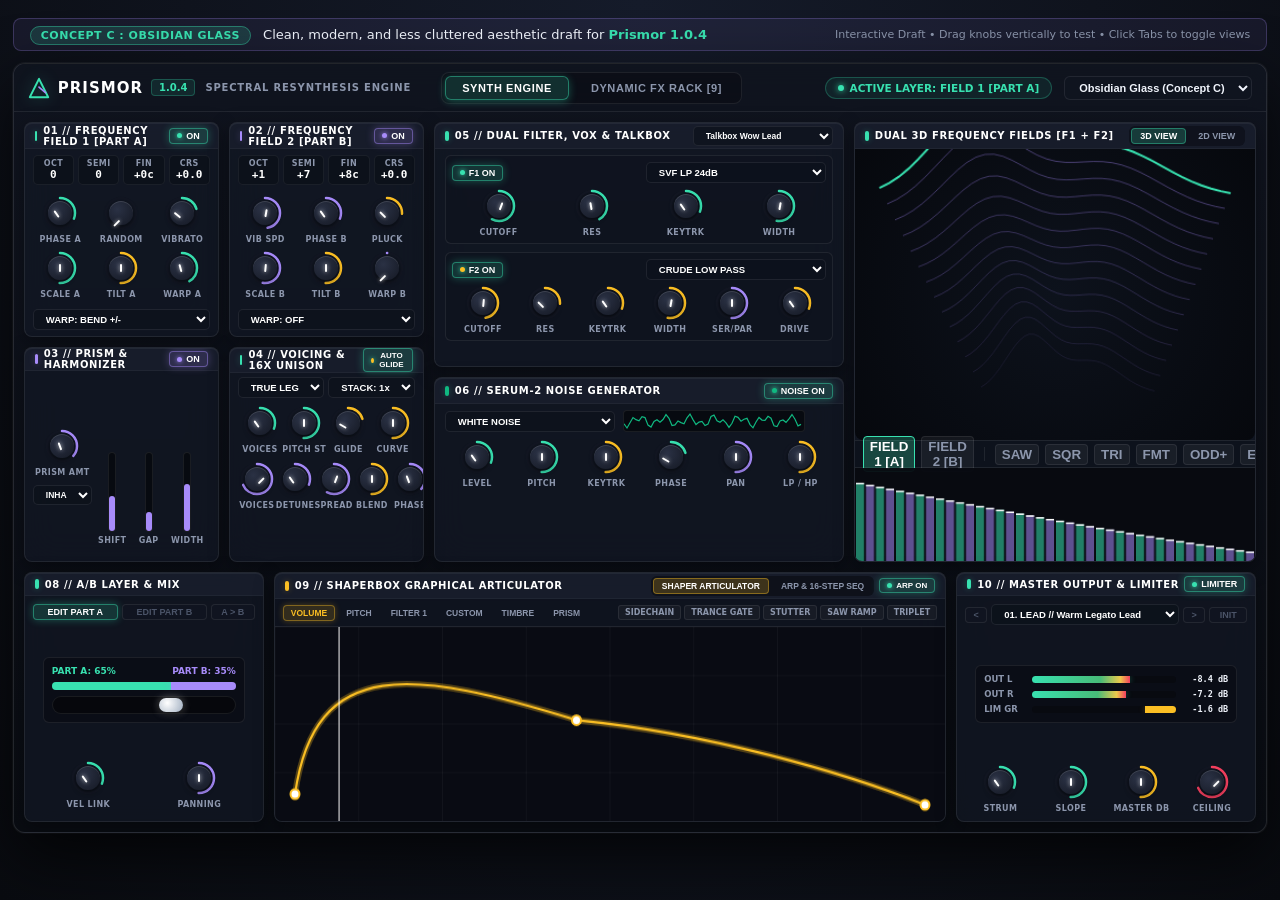
<file: ui_preview.html>
<!DOCTYPE html>
<html lang="en">
<head>
  <meta charset="UTF-8">
  <title>Prismor 1.0.4 — Concept C (Obsidian Glass) UI Design Draft</title>
  <meta name="viewport" content="width=device-width, initial-scale=1.0">
  <style>
    :root {
      --bg-void: #090b10;
      --bg-obsidian: #0d1017;
      --bg-card: rgba(19, 24, 36, 0.72);
      --bg-card-header: rgba(27, 33, 49, 0.65);
      --bg-track: #121622;
      --border-glass: rgba(255, 255, 255, 0.08);
      --border-glass-specular: rgba(255, 255, 255, 0.15);
      --text-primary: #f0f4fc;
      --text-secondary: #8c96ac;
      --text-dim: #4b5468;
      
      /* Concept C Velvet Accents */
      --accent-mint: #38e1b0;
      --accent-mint-glow: rgba(56, 225, 176, 0.32);
      --accent-lavender: #a78bfa;
      --accent-lavender-glow: rgba(167, 139, 250, 0.32);
      --accent-honey: #fbbf24;
      --accent-honey-glow: rgba(251, 191, 36, 0.28);
      --accent-rose: #f43f5e;
      --accent-emerald: #10b981;
    }

    * {
      box-sizing: border-box;
      margin: 0;
      padding: 0;
      user-select: none;
      -webkit-user-select: none;
    }

    body {
      background: radial-gradient(ellipse at 50% 0%, #151b2a 0%, var(--bg-void) 100%);
      color: var(--text-primary);
      font-family: -apple-system, BlinkMacSystemFont, "Segoe UI Variable Text", "Inter", system-ui, sans-serif;
      min-height: 100vh;
      display: flex;
      flex-direction: column;
      align-items: center;
      padding: 18px 12px;
      overflow-x: hidden;
    }

    .preview-header-banner {
      width: 1260px;
      max-width: 98vw;
      display: flex;
      justify-content: space-between;
      align-items: center;
      margin-bottom: 12px;
      padding: 8px 16px;
      background: rgba(167, 139, 250, 0.08);
      border: 1px solid rgba(167, 139, 250, 0.25);
      border-radius: 8px;
      font-size: 13px;
    }
    .preview-header-banner span strong {
      color: var(--accent-mint);
    }
    .badge-pill {
      background: rgba(56, 225, 176, 0.15);
      color: var(--accent-mint);
      border: 1px solid rgba(56, 225, 176, 0.4);
      padding: 2px 10px;
      border-radius: 999px;
      font-weight: 600;
      font-size: 11px;
      letter-spacing: 0.5px;
    }

    /* Plugin Canvas Frame */
    .plugin-window {
      width: 1260px;
      max-width: 98vw;
      background: linear-gradient(180deg, #10141f 0%, #090c12 100%);
      border: 1px solid rgba(255, 255, 255, 0.1);
      border-radius: 12px;
      box-shadow: 0 24px 64px rgba(0, 0, 0, 0.75), 0 0 0 1px rgba(255,255,255,0.05);
      overflow: hidden;
      display: flex;
      flex-direction: column;
      position: relative;
    }

    /* Top Navigation Bar */
    .top-bar {
      height: 48px;
      padding: 0 14px;
      display: flex;
      align-items: center;
      gap: 12px;
      background: rgba(16, 20, 31, 0.85);
      backdrop-filter: blur(12px);
      border-bottom: 1px solid var(--border-glass);
    }

    .brand-logo {
      display: flex;
      align-items: center;
      gap: 8px;
    }
    .brand-logo svg {
      width: 22px;
      height: 22px;
      filter: drop-shadow(0 0 8px var(--accent-mint-glow));
    }
    .brand-title {
      font-size: 15px;
      font-weight: 800;
      letter-spacing: 1px;
      color: #fff;
    }
    .brand-version {
      font-size: 10px;
      font-weight: 700;
      color: var(--accent-mint);
      background: rgba(56, 225, 176, 0.1);
      padding: 2px 7px;
      border-radius: 4px;
      border: 1px solid rgba(56, 225, 176, 0.25);
    }
    .brand-subtitle {
      font-size: 10px;
      font-weight: 600;
      letter-spacing: 0.8px;
      color: var(--text-secondary);
      text-transform: uppercase;
      margin-left: 2px;
    }

    .tab-nav {
      display: flex;
      gap: 6px;
      margin-left: 18px;
      background: rgba(10, 13, 20, 0.6);
      padding: 3px;
      border-radius: 8px;
      border: 1px solid var(--border-glass);
    }
    .tab-btn {
      padding: 5px 16px;
      font-size: 11px;
      font-weight: 700;
      letter-spacing: 0.6px;
      border: none;
      background: transparent;
      color: var(--text-secondary);
      border-radius: 6px;
      cursor: pointer;
      transition: all 0.2s ease;
    }
    .tab-btn.active {
      background: rgba(56, 225, 176, 0.16);
      color: #fff;
      border: 1px solid rgba(56, 225, 176, 0.45);
      box-shadow: 0 2px 8px var(--accent-mint-glow);
    }
    .tab-btn.fx-active {
      background: rgba(167, 139, 250, 0.18);
      color: #fff;
      border: 1px solid rgba(167, 139, 250, 0.45);
      box-shadow: 0 2px 8px var(--accent-lavender-glow);
    }

    .active-layer-pill {
      margin-left: auto;
      display: flex;
      align-items: center;
      gap: 6px;
      padding: 4px 12px;
      background: rgba(56, 225, 176, 0.08);
      border: 1px solid rgba(56, 225, 176, 0.25);
      border-radius: 20px;
      font-size: 10.5px;
      font-weight: 600;
      color: var(--accent-mint);
    }
    .pulse-dot {
      width: 6px;
      height: 6px;
      background: var(--accent-mint);
      border-radius: 50%;
      box-shadow: 0 0 6px var(--accent-mint);
    }

    .theme-dropdown {
      background: rgba(18, 22, 34, 0.7);
      border: 1px solid var(--border-glass);
      color: var(--text-primary);
      padding: 4px 10px;
      border-radius: 6px;
      font-size: 11px;
      font-weight: 600;
      outline: none;
      cursor: pointer;
    }

    /* Main Workspace Layout */
    .workspace {
      padding: 10px;
      display: flex;
      flex-direction: column;
      gap: 10px;
      position: relative;
    }

    /* Glass Card Standard */
    .glass-card {
      background: var(--bg-card);
      backdrop-filter: blur(16px);
      -webkit-backdrop-filter: blur(16px);
      border-radius: 8px;
      border: 1px solid var(--border-glass);
      box-shadow: 0 6px 20px rgba(0, 0, 0, 0.35), inset 0 1px 0 var(--border-glass-specular);
      display: flex;
      flex-direction: column;
      position: relative;
      overflow: hidden;
    }

    .card-header {
      height: 26px;
      padding: 0 10px;
      background: var(--bg-card-header);
      border-bottom: 1px solid rgba(255, 255, 255, 0.04);
      display: flex;
      align-items: center;
      justify-content: space-between;
    }
    .card-title-group {
      display: flex;
      align-items: center;
      gap: 6px;
    }
    .card-pip {
      width: 4px;
      height: 10px;
      border-radius: 2px;
      background: var(--accent-mint);
      box-shadow: 0 0 6px var(--accent-mint-glow);
    }
    .card-pip.lavender {
      background: var(--accent-lavender);
      box-shadow: 0 0 6px var(--accent-lavender-glow);
    }
    .card-pip.honey {
      background: var(--accent-honey);
      box-shadow: 0 0 6px var(--accent-honey-glow);
    }
    .card-title {
      font-size: 10px;
      font-weight: 700;
      letter-spacing: 0.6px;
      color: #fff;
      text-transform: uppercase;
    }

    .header-actions {
      display: flex;
      align-items: center;
      gap: 5px;
    }

    /* Top Grid Row: Left Panels (400px), Center Panels (410px), Right Panels (Flex) */
    .upper-grid {
      display: grid;
      grid-template-columns: 400px 410px 1fr;
      gap: 10px;
      height: 440px;
    }

    .left-quad {
      display: grid;
      grid-template-columns: 1fr 1fr;
      grid-template-rows: 1fr 1fr;
      gap: 10px;
    }

    .center-quad {
      display: grid;
      grid-template-rows: 245px 1fr;
      gap: 10px;
    }

    /* Pitch Box Strip */
    .pitch-strip {
      display: grid;
      grid-template-columns: repeat(4, 1fr);
      gap: 4px;
      padding: 6px 8px 4px 8px;
    }
    .pitch-box {
      background: rgba(14, 18, 27, 0.85);
      border: 1px solid rgba(255, 255, 255, 0.06);
      border-radius: 5px;
      padding: 3px 4px;
      display: flex;
      flex-direction: column;
      align-items: center;
      cursor: ns-resize;
      transition: all 0.15s ease;
    }
    .pitch-box:hover {
      border-color: var(--accent-mint);
      box-shadow: 0 0 8px var(--accent-mint-glow);
    }
    .pitch-box.lavender:hover {
      border-color: var(--accent-lavender);
      box-shadow: 0 0 8px var(--accent-lavender-glow);
    }
    .pitch-label {
      font-size: 8px;
      font-weight: 700;
      color: var(--text-secondary);
      letter-spacing: 0.4px;
    }
    .pitch-val {
      font-size: 11px;
      font-weight: 700;
      color: #fff;
      font-family: monospace;
    }

    /* Knob Clusters & Knobs */
    .knob-grid-3x2 {
      display: grid;
      grid-template-columns: repeat(3, 1fr);
      grid-template-rows: repeat(2, 1fr);
      gap: 2px;
      padding: 4px 6px;
      align-items: center;
      justify-items: center;
    }

    .knob-widget {
      display: flex;
      flex-direction: column;
      align-items: center;
      gap: 3px;
      cursor: ns-resize;
    }
    .knob-ring {
      width: 38px;
      height: 38px;
      position: relative;
      display: flex;
      align-items: center;
      justify-content: center;
    }
    .knob-svg {
      width: 38px;
      height: 38px;
      transform: rotate(-90deg);
    }
    .knob-cap {
      position: absolute;
      width: 24px;
      height: 24px;
      border-radius: 50%;
      background: radial-gradient(circle at 35% 35%, #2a3144 0%, #151924 100%);
      box-shadow: 0 2px 5px rgba(0,0,0,0.5), inset 0 1px 0 rgba(255,255,255,0.12);
      display: flex;
      align-items: center;
      justify-content: center;
    }
    .knob-indicator {
      width: 2px;
      height: 8px;
      background: #fff;
      border-radius: 1px;
      transform-origin: center 10px;
      box-shadow: 0 0 4px rgba(255,255,255,0.8);
    }
    .knob-label {
      font-size: 8px;
      font-weight: 600;
      letter-spacing: 0.4px;
      color: var(--text-secondary);
      text-transform: uppercase;
      text-align: center;
    }

    /* Combobox / Dropdowns */
    .glass-select {
      background: rgba(14, 18, 28, 0.7);
      border: 1px solid var(--border-glass);
      color: #fff;
      padding: 3px 8px;
      border-radius: 5px;
      font-size: 9.5px;
      font-weight: 600;
      outline: none;
      width: 100%;
      cursor: pointer;
    }

    /* Toggle Buttons */
    .glass-toggle {
      background: rgba(18, 22, 33, 0.8);
      border: 1px solid var(--border-glass);
      color: var(--text-dim);
      font-size: 9px;
      font-weight: 700;
      padding: 2px 7px;
      border-radius: 4px;
      cursor: pointer;
      display: flex;
      align-items: center;
      gap: 4px;
      transition: all 0.2s;
    }
    .glass-toggle.active {
      color: #fff;
      background: rgba(56, 225, 176, 0.16);
      border-color: rgba(56, 225, 176, 0.45);
      box-shadow: 0 0 8px var(--accent-mint-glow);
    }
    .glass-toggle.lavender.active {
      background: rgba(167, 139, 250, 0.16);
      border-color: rgba(167, 139, 250, 0.45);
      box-shadow: 0 0 8px var(--accent-lavender-glow);
    }
    .toggle-led {
      width: 5px;
      height: 5px;
      border-radius: 50%;
      background: var(--text-dim);
    }
    .glass-toggle.active .toggle-led {
      background: var(--accent-mint);
      box-shadow: 0 0 5px var(--accent-mint);
    }
    .glass-toggle.lavender.active .toggle-led {
      background: var(--accent-lavender);
      box-shadow: 0 0 5px var(--accent-lavender);
    }

    /* Right Visualizer Panel */
    .vis-container {
      display: flex;
      flex-direction: column;
      height: 100%;
    }
    .vis-view-toggle {
      display: flex;
      gap: 4px;
      background: rgba(10, 13, 20, 0.6);
      padding: 2px;
      border-radius: 6px;
    }
    .view-btn {
      padding: 2px 8px;
      font-size: 9px;
      font-weight: 700;
      border: none;
      background: transparent;
      color: var(--text-secondary);
      border-radius: 4px;
      cursor: pointer;
    }
    .view-btn.active {
      background: rgba(56, 225, 176, 0.2);
      color: #fff;
      border: 1px solid rgba(56, 225, 176, 0.4);
    }
    .vis-canvas {
      flex: 1;
      width: 100%;
      background: radial-gradient(circle at 50% 50%, #0d121c 0%, #06080d 100%);
      border-radius: 0 0 8px 8px;
    }

    /* Harmonic Sculptor Bottom Bar in Visualizer */
    .harmonic-tools-bar {
      height: 28px;
      background: rgba(14, 18, 28, 0.85);
      border-top: 1px solid var(--border-glass);
      border-bottom: 1px solid var(--border-glass);
      display: flex;
      align-items: center;
      padding: 0 8px;
      gap: 6px;
      font-size: 9px;
    }
    .tool-chip {
      background: rgba(255, 255, 255, 0.05);
      border: 1px solid var(--border-glass);
      color: var(--text-secondary);
      padding: 2px 6px;
      border-radius: 4px;
      font-weight: 700;
      cursor: pointer;
    }
    .tool-chip:hover {
      background: rgba(56, 225, 176, 0.15);
      color: #fff;
      border-color: rgba(56, 225, 176, 0.35);
    }
    .tool-chip.active {
      background: rgba(56, 225, 176, 0.25);
      color: #fff;
      border-color: var(--accent-mint);
    }

    /* Bottom Grid Row: A/B Layer (240px), Articulator/Arp (1fr), Master Out (300px) */
    .lower-grid {
      display: grid;
      grid-template-columns: 240px 1fr 300px;
      gap: 10px;
      height: 250px;
    }

    /* A/B Crossfader Capsule */
    .crossfader-capsule {
      margin: 10px;
      background: rgba(10, 13, 20, 0.8);
      border: 1px solid var(--border-glass);
      border-radius: 6px;
      padding: 8px;
      display: flex;
      flex-direction: column;
      gap: 6px;
    }
    .ab-split-bar {
      height: 8px;
      width: 100%;
      border-radius: 4px;
      background: #141824;
      display: flex;
      overflow: hidden;
      box-shadow: inset 0 1px 3px rgba(0,0,0,0.5);
    }
    .ab-part-a {
      background: var(--accent-mint);
      width: 65%;
      box-shadow: 0 0 8px var(--accent-mint-glow);
    }
    .ab-part-b {
      background: var(--accent-lavender);
      width: 35%;
      box-shadow: 0 0 8px var(--accent-lavender-glow);
    }
    .ab-labels {
      display: flex;
      justify-content: space-between;
      font-size: 9px;
      font-weight: 700;
    }
    .ab-labels .a-label { color: var(--accent-mint); }
    .ab-labels .b-label { color: var(--accent-lavender); }

    /* Fader track */
    .fader-track {
      position: relative;
      height: 18px;
      background: rgba(0,0,0,0.4);
      border-radius: 9px;
      border: 1px solid var(--border-glass);
      cursor: pointer;
    }
    .fader-thumb {
      position: absolute;
      top: 1px;
      left: 65%;
      transform: translateX(-50%);
      width: 24px;
      height: 14px;
      border-radius: 7px;
      background: radial-gradient(circle at 35% 35%, #fff 0%, #a0aec0 100%);
      box-shadow: 0 2px 6px rgba(0,0,0,0.7), 0 0 8px rgba(255,255,255,0.4);
    }

    /* Articulator / Arp Center Card */
    .art-container {
      display: flex;
      flex-direction: column;
      height: 100%;
    }
    .art-toolbar {
      height: 28px;
      display: flex;
      align-items: center;
      justify-content: space-between;
      padding: 0 8px;
      border-bottom: 1px solid var(--border-glass);
      background: rgba(14, 18, 28, 0.5);
    }
    .target-tabs {
      display: flex;
      gap: 3px;
    }
    .target-btn {
      padding: 2px 7px;
      border-radius: 4px;
      border: 1px solid transparent;
      background: transparent;
      color: var(--text-secondary);
      font-size: 8.5px;
      font-weight: 700;
      cursor: pointer;
    }
    .target-btn.active {
      background: rgba(251, 191, 36, 0.15);
      border-color: rgba(251, 191, 36, 0.4);
      color: var(--accent-honey);
      box-shadow: 0 0 6px var(--accent-honey-glow);
    }
    .preset-chips {
      display: flex;
      gap: 3px;
      margin-left: auto;
    }
    .preset-chip {
      padding: 2px 6px;
      border-radius: 3px;
      border: 1px solid var(--border-glass);
      background: rgba(255,255,255,0.04);
      color: var(--text-secondary);
      font-size: 8px;
      font-weight: 600;
      cursor: pointer;
    }
    .preset-chip:hover {
      background: rgba(255,255,255,0.1);
      color: #fff;
    }

    /* Master Output Meters */
    .master-meter-box {
      margin: 8px 10px;
      background: rgba(10, 13, 20, 0.8);
      border: 1px solid var(--border-glass);
      border-radius: 6px;
      padding: 8px;
      display: flex;
      flex-direction: column;
      gap: 5px;
    }
    .meter-row {
      display: flex;
      align-items: center;
      gap: 8px;
      font-size: 8.5px;
      font-weight: 700;
    }
    .meter-lbl {
      width: 40px;
      color: var(--text-secondary);
    }
    .meter-track {
      flex: 1;
      height: 7px;
      background: #080a10;
      border-radius: 3.5px;
      overflow: hidden;
      position: relative;
    }
    .meter-fill-l {
      height: 100%;
      width: 68%;
      background: linear-gradient(90deg, var(--accent-mint) 0%, #48bb78 70%, #ecc94b 90%, var(--accent-rose) 100%);
      box-shadow: 0 0 6px var(--accent-mint-glow);
    }
    .meter-fill-r {
      height: 100%;
      width: 65%;
      background: linear-gradient(90deg, var(--accent-mint) 0%, #48bb78 70%, #ecc94b 90%, var(--accent-rose) 100%);
      box-shadow: 0 0 6px var(--accent-mint-glow);
    }
    .meter-fill-gr {
      height: 100%;
      width: 22%;
      background: var(--accent-honey);
      float: right;
      box-shadow: 0 0 6px var(--accent-honey-glow);
    }
    .meter-db {
      width: 44px;
      text-align: right;
      color: var(--text-primary);
      font-family: monospace;
    }

    /* FX Tab View (Hidden by default, shown when FX tab active) */
    .fx-tab-view {
      display: none;
      flex-direction: column;
      gap: 10px;
      height: 700px;
    }
    .fx-chain-strip {
      height: 42px;
      background: var(--bg-card);
      backdrop-filter: blur(16px);
      border-radius: 8px;
      border: 1px solid var(--border-glass);
      box-shadow: 0 6px 20px rgba(0,0,0,0.35);
      display: flex;
      align-items: center;
      padding: 0 12px;
      gap: 8px;
    }
    .fx-pill {
      padding: 4px 10px;
      border-radius: 6px;
      font-size: 9.5px;
      font-weight: 700;
      background: rgba(18, 22, 34, 0.9);
      border: 1px solid var(--border-glass);
      color: var(--text-secondary);
      display: flex;
      align-items: center;
      gap: 5px;
      cursor: grab;
    }
    .fx-pill.active {
      background: rgba(167, 139, 250, 0.2);
      border-color: rgba(167, 139, 250, 0.45);
      color: #fff;
      box-shadow: 0 0 8px var(--accent-lavender-glow);
    }
    .fx-grid-3x3 {
      display: grid;
      grid-template-columns: repeat(3, 1fr);
      grid-template-rows: repeat(3, 1fr);
      gap: 10px;
      flex: 1;
    }

    /* Mode button toggles inside Card 09 */
    .mode-tab-bar {
      display: flex;
      gap: 4px;
      background: rgba(10, 13, 20, 0.7);
      padding: 2px;
      border-radius: 6px;
    }
    .mode-tab-btn {
      padding: 2px 8px;
      font-size: 8.5px;
      font-weight: 700;
      border: none;
      background: transparent;
      color: var(--text-secondary);
      border-radius: 4px;
      cursor: pointer;
    }
    .mode-tab-btn.active {
      background: rgba(251, 191, 36, 0.2);
      color: #fff;
      border: 1px solid rgba(251, 191, 36, 0.4);
    }

    /* Live Scope lines */
    canvas {
      display: block;
    }

    /* Scrollbar */
    ::-webkit-scrollbar {
      width: 6px;
      height: 6px;
    }
    ::-webkit-scrollbar-track {
      background: var(--bg-void);
    }
    ::-webkit-scrollbar-thumb {
      background: #2a3144;
      border-radius: 3px;
    }
  </style>
</head>
<body>

  <!-- Review Banner -->
  <div class="preview-header-banner">
    <div>
      <span class="badge-pill">CONCEPT C : OBSIDIAN GLASS</span>
      <span style="margin-left: 8px;">Clean, modern, and less cluttered aesthetic draft for <strong>Prismor 1.0.4</strong></span>
    </div>
    <div style="color: var(--text-secondary); font-size: 11px;">
      Interactive Draft &bull; Drag knobs vertically to test &bull; Click Tabs to toggle views
    </div>
  </div>

  <!-- Plugin Main Frame -->
  <div class="plugin-window">
    
    <!-- Top Bar -->
    <header class="top-bar">
      <div class="brand-logo">
        <svg viewBox="0 0 24 24" fill="none">
          <polygon points="12,2 2,22 22,22" stroke="var(--accent-mint)" stroke-width="2.2" stroke-linejoin="round" />
          <line x1="12" y1="11" x2="19" y2="17" stroke="var(--accent-lavender)" stroke-width="1.8" stroke-linecap="round" />
        </svg>
        <span class="brand-title">PRISMOR</span>
        <span class="brand-version">1.0.4</span>
        <span class="brand-subtitle">Spectral Resynthesis Engine</span>
      </div>

      <nav class="tab-nav">
        <button id="btn-tab-synth" class="tab-btn active" onclick="switchMainTab('synth')">SYNTH ENGINE</button>
        <button id="btn-tab-fx" class="tab-btn" onclick="switchMainTab('fx')">DYNAMIC FX RACK [9]</button>
      </nav>

      <div class="active-layer-pill">
        <div class="pulse-dot"></div>
        <span id="active-layer-text">ACTIVE LAYER: FIELD 1 [PART A]</span>
      </div>

      <select class="theme-dropdown" onchange="alert('Theme preview: Concept C Obsidian Glass is the active design.')">
        <option>Obsidian Glass (Concept C)</option>
        <option>Nord Frost Blue</option>
        <option>Cyberpunk Pink/Blue</option>
        <option>Monochrome OLED</option>
      </select>
    </header>

    <!-- WORKSPACE: SYNTH ENGINE VIEW -->
    <main id="synth-view" class="workspace">
      
      <!-- Upper Section Grid -->
      <section class="upper-grid">
        
        <!-- Left Quad: Field 1, Field 2, Prism & Voicing -->
        <div class="left-quad">
          
          <!-- Card 01: Field 1 [Part A] -->
          <article class="glass-card">
            <div class="card-header">
              <div class="card-title-group">
                <div class="card-pip"></div>
                <h3 class="card-title">01 // Frequency Field 1 [Part A]</h3>
              </div>
              <div class="header-actions">
                <button class="glass-toggle active"><div class="toggle-led"></div> ON</button>
              </div>
            </div>
            
            <!-- Serum 2 Style Pitch Strip -->
            <div class="pitch-strip">
              <div class="pitch-box"><span class="pitch-label">OCT</span><span class="pitch-val">0</span></div>
              <div class="pitch-box"><span class="pitch-label">SEMI</span><span class="pitch-val">0</span></div>
              <div class="pitch-box"><span class="pitch-label">FIN</span><span class="pitch-val">+0c</span></div>
              <div class="pitch-box"><span class="pitch-label">CRS</span><span class="pitch-val">+0.0</span></div>
            </div>

            <div class="knob-grid-3x2" style="flex: 1;">
              <div class="knob-widget" data-val="0.2"><div class="knob-ring"><svg class="knob-svg" viewBox="0 0 38 38"><circle cx="19" cy="19" r="15" fill="none" stroke="var(--bg-track)" stroke-width="2.5"/><circle cx="19" cy="19" r="15" fill="none" stroke="var(--accent-mint)" stroke-width="2.5" stroke-dasharray="94.2" stroke-dashoffset="65" stroke-linecap="round"/></svg><div class="knob-cap"><div class="knob-indicator" style="transform: rotate(-35deg);"></div></div></div><span class="knob-label">Phase A</span></div>
              <div class="knob-widget" data-val="0.0"><div class="knob-ring"><svg class="knob-svg" viewBox="0 0 38 38"><circle cx="19" cy="19" r="15" fill="none" stroke="var(--bg-track)" stroke-width="2.5"/><circle cx="19" cy="19" r="15" fill="none" stroke="var(--accent-mint)" stroke-width="2.5" stroke-dasharray="94.2" stroke-dashoffset="94.2" stroke-linecap="round"/></svg><div class="knob-cap"><div class="knob-indicator" style="transform: rotate(-135deg);"></div></div></div><span class="knob-label">Random</span></div>
              <div class="knob-widget" data-val="0.15"><div class="knob-ring"><svg class="knob-svg" viewBox="0 0 38 38"><circle cx="19" cy="19" r="15" fill="none" stroke="var(--bg-track)" stroke-width="2.5"/><circle cx="19" cy="19" r="15" fill="none" stroke="var(--accent-mint)" stroke-width="2.5" stroke-dasharray="94.2" stroke-dashoffset="75" stroke-linecap="round"/></svg><div class="knob-cap"><div class="knob-indicator" style="transform: rotate(-50deg);"></div></div></div><span class="knob-label">Vibrato</span></div>
              <div class="knob-widget" data-val="0.5"><div class="knob-ring"><svg class="knob-svg" viewBox="0 0 38 38"><circle cx="19" cy="19" r="15" fill="none" stroke="var(--bg-track)" stroke-width="2.5"/><circle cx="19" cy="19" r="15" fill="none" stroke="var(--accent-mint)" stroke-width="2.5" stroke-dasharray="94.2" stroke-dashoffset="47" stroke-linecap="round"/></svg><div class="knob-cap"><div class="knob-indicator" style="transform: rotate(0deg);"></div></div></div><span class="knob-label">Scale A</span></div>
              <div class="knob-widget" data-val="0.5"><div class="knob-ring"><svg class="knob-svg" viewBox="0 0 38 38"><circle cx="19" cy="19" r="15" fill="none" stroke="var(--bg-track)" stroke-width="2.5"/><circle cx="19" cy="19" r="15" fill="none" stroke="var(--accent-honey)" stroke-width="2.5" stroke-dasharray="94.2" stroke-dashoffset="47" stroke-linecap="round"/></svg><div class="knob-cap"><div class="knob-indicator" style="transform: rotate(0deg);"></div></div></div><span class="knob-label">Tilt A</span></div>
              <div class="knob-widget" data-val="0.4"><div class="knob-ring"><svg class="knob-svg" viewBox="0 0 38 38"><circle cx="19" cy="19" r="15" fill="none" stroke="var(--bg-track)" stroke-width="2.5"/><circle cx="19" cy="19" r="15" fill="none" stroke="var(--accent-mint)" stroke-width="2.5" stroke-dasharray="94.2" stroke-dashoffset="55" stroke-linecap="round"/></svg><div class="knob-cap"><div class="knob-indicator" style="transform: rotate(-15deg);"></div></div></div><span class="knob-label">Warp A</span></div>
            </div>

            <div style="padding: 4px 8px 6px 8px;">
              <select class="glass-select"><option>WARP: BEND +/-</option><option>WARP: MIRROR</option><option>WARP: QUANTIZE</option></select>
            </div>
          </article>

          <!-- Card 02: Field 2 [Part B] -->
          <article class="glass-card">
            <div class="card-header">
              <div class="card-title-group">
                <div class="card-pip lavender"></div>
                <h3 class="card-title">02 // Frequency Field 2 [Part B]</h3>
              </div>
              <div class="header-actions">
                <button class="glass-toggle lavender active"><div class="toggle-led"></div> ON</button>
              </div>
            </div>

            <div class="pitch-strip">
              <div class="pitch-box lavender"><span class="pitch-label">OCT</span><span class="pitch-val">+1</span></div>
              <div class="pitch-box lavender"><span class="pitch-label">SEMI</span><span class="pitch-val">+7</span></div>
              <div class="pitch-box lavender"><span class="pitch-label">FIN</span><span class="pitch-val">+8c</span></div>
              <div class="pitch-box lavender"><span class="pitch-label">CRS</span><span class="pitch-val">+0.0</span></div>
            </div>

            <div class="knob-grid-3x2" style="flex: 1;">
              <div class="knob-widget"><div class="knob-ring"><svg class="knob-svg" viewBox="0 0 38 38"><circle cx="19" cy="19" r="15" fill="none" stroke="var(--bg-track)" stroke-width="2.5"/><circle cx="19" cy="19" r="15" fill="none" stroke="var(--accent-lavender)" stroke-width="2.5" stroke-dasharray="94.2" stroke-dashoffset="50" stroke-linecap="round"/></svg><div class="knob-cap"><div class="knob-indicator" style="transform: rotate(10deg);"></div></div></div><span class="knob-label">Vib Spd</span></div>
              <div class="knob-widget"><div class="knob-ring"><svg class="knob-svg" viewBox="0 0 38 38"><circle cx="19" cy="19" r="15" fill="none" stroke="var(--bg-track)" stroke-width="2.5"/><circle cx="19" cy="19" r="15" fill="none" stroke="var(--accent-lavender)" stroke-width="2.5" stroke-dasharray="94.2" stroke-dashoffset="65" stroke-linecap="round"/></svg><div class="knob-cap"><div class="knob-indicator" style="transform: rotate(-35deg);"></div></div></div><span class="knob-label">Phase B</span></div>
              <div class="knob-widget"><div class="knob-ring"><svg class="knob-svg" viewBox="0 0 38 38"><circle cx="19" cy="19" r="15" fill="none" stroke="var(--bg-track)" stroke-width="2.5"/><circle cx="19" cy="19" r="15" fill="none" stroke="var(--accent-honey)" stroke-width="2.5" stroke-dasharray="94.2" stroke-dashoffset="70" stroke-linecap="round"/></svg><div class="knob-cap"><div class="knob-indicator" style="transform: rotate(-45deg);"></div></div></div><span class="knob-label">Pluck</span></div>
              <div class="knob-widget"><div class="knob-ring"><svg class="knob-svg" viewBox="0 0 38 38"><circle cx="19" cy="19" r="15" fill="none" stroke="var(--bg-track)" stroke-width="2.5"/><circle cx="19" cy="19" r="15" fill="none" stroke="var(--accent-lavender)" stroke-width="2.5" stroke-dasharray="94.2" stroke-dashoffset="45" stroke-linecap="round"/></svg><div class="knob-cap"><div class="knob-indicator" style="transform: rotate(5deg);"></div></div></div><span class="knob-label">Scale B</span></div>
              <div class="knob-widget"><div class="knob-ring"><svg class="knob-svg" viewBox="0 0 38 38"><circle cx="19" cy="19" r="15" fill="none" stroke="var(--bg-track)" stroke-width="2.5"/><circle cx="19" cy="19" r="15" fill="none" stroke="var(--accent-honey)" stroke-width="2.5" stroke-dasharray="94.2" stroke-dashoffset="47" stroke-linecap="round"/></svg><div class="knob-cap"><div class="knob-indicator" style="transform: rotate(0deg);"></div></div></div><span class="knob-label">Tilt B</span></div>
              <div class="knob-widget"><div class="knob-ring"><svg class="knob-svg" viewBox="0 0 38 38"><circle cx="19" cy="19" r="15" fill="none" stroke="var(--bg-track)" stroke-width="2.5"/><circle cx="19" cy="19" r="15" fill="none" stroke="var(--accent-lavender)" stroke-width="2.5" stroke-dasharray="94.2" stroke-dashoffset="94" stroke-linecap="round"/></svg><div class="knob-cap"><div class="knob-indicator" style="transform: rotate(-135deg);"></div></div></div><span class="knob-label">Warp B</span></div>
            </div>

            <div style="padding: 4px 8px 6px 8px;">
              <select class="glass-select"><option>WARP: OFF</option><option>WARP: BEND +/-</option><option>WARP: ASYMMETRIC</option></select>
            </div>
          </article>

          <!-- Card 03: Prism & Harmonizer -->
          <article class="glass-card">
            <div class="card-header">
              <div class="card-title-group">
                <div class="card-pip lavender"></div>
                <h3 class="card-title">03 // Prism & Harmonizer</h3>
              </div>
              <button class="glass-toggle lavender active"><div class="toggle-led"></div> ON</button>
            </div>
            <div style="display: flex; height: 100%; padding: 8px;">
              <div style="flex: 1; display: flex; flex-direction: column; align-items: center; justify-content: center; gap: 8px;">
                <div class="knob-widget"><div class="knob-ring"><svg class="knob-svg" viewBox="0 0 38 38"><circle cx="19" cy="19" r="15" fill="none" stroke="var(--bg-track)" stroke-width="2.5"/><circle cx="19" cy="19" r="15" fill="none" stroke="var(--accent-lavender)" stroke-width="2.5" stroke-dasharray="94.2" stroke-dashoffset="60" stroke-linecap="round"/></svg><div class="knob-cap"><div class="knob-indicator" style="transform: rotate(-20deg);"></div></div></div><span class="knob-label">Prism Amt</span></div>
                <select class="glass-select" style="font-size: 8.5px;"><option>INHARMONIC</option><option>HZ SHIFT</option></select>
              </div>
              <div style="flex: 2; display: flex; justify-content: space-around; align-items: flex-end; padding-bottom: 8px;">
                <div style="display:flex; flex-direction:column; align-items:center; gap:4px;"><div style="width: 8px; height: 80px; background: rgba(0,0,0,0.5); border-radius: 4px; border: 1px solid var(--border-glass); position: relative;"><div style="position: absolute; bottom: 0; width: 100%; height: 45%; background: var(--accent-lavender); border-radius: 4px;"></div></div><span class="knob-label">Shift</span></div>
                <div style="display:flex; flex-direction:column; align-items:center; gap:4px;"><div style="width: 8px; height: 80px; background: rgba(0,0,0,0.5); border-radius: 4px; border: 1px solid var(--border-glass); position: relative;"><div style="position: absolute; bottom: 0; width: 100%; height: 25%; background: var(--accent-lavender); border-radius: 4px;"></div></div><span class="knob-label">Gap</span></div>
                <div style="display:flex; flex-direction:column; align-items:center; gap:4px;"><div style="width: 8px; height: 80px; background: rgba(0,0,0,0.5); border-radius: 4px; border: 1px solid var(--border-glass); position: relative;"><div style="position: absolute; bottom: 0; width: 100%; height: 60%; background: var(--accent-lavender); border-radius: 4px;"></div></div><span class="knob-label">Width</span></div>
              </div>
            </div>
          </article>

          <!-- Card 04: Voicing & Unison -->
          <article class="glass-card">
            <div class="card-header">
              <div class="card-title-group">
                <div class="card-pip"></div>
                <h3 class="card-title">04 // Voicing & 16x Unison</h3>
              </div>
              <div class="header-actions">
                <button class="glass-toggle honey active" style="font-size: 8px;"><div class="toggle-led" style="background:var(--accent-honey);"></div> AUTO GLIDE</button>
              </div>
            </div>
            <div style="padding: 4px 8px; display: flex; flex-direction: column; gap: 4px; height: 100%;">
              <div style="display: flex; gap: 4px;">
                <select class="glass-select" style="flex:1;"><option>TRUE LEGATO</option><option>POLYPHONIC</option><option>MONO</option></select>
                <select class="glass-select" style="flex:1;"><option>STACK: 1x NORMAL</option><option>STACK: +1 OCT</option><option>STACK: FIFTHS</option></select>
              </div>
              
              <!-- 4 Voicing Knobs -->
              <div style="display: grid; grid-template-columns: repeat(4, 1fr); justify-items: center; align-items: center; margin-top: 2px;">
                <div class="knob-widget"><div class="knob-ring"><svg class="knob-svg" viewBox="0 0 38 38"><circle cx="19" cy="19" r="15" fill="none" stroke="var(--bg-track)" stroke-width="2.5"/><circle cx="19" cy="19" r="15" fill="none" stroke="var(--accent-mint)" stroke-width="2.5" stroke-dasharray="94.2" stroke-dashoffset="65" stroke-linecap="round"/></svg><div class="knob-cap"><div class="knob-indicator" style="transform: rotate(-35deg);"></div></div></div><span class="knob-label">Voices</span></div>
                <div class="knob-widget"><div class="knob-ring"><svg class="knob-svg" viewBox="0 0 38 38"><circle cx="19" cy="19" r="15" fill="none" stroke="var(--bg-track)" stroke-width="2.5"/><circle cx="19" cy="19" r="15" fill="none" stroke="var(--accent-mint)" stroke-width="2.5" stroke-dasharray="94.2" stroke-dashoffset="47" stroke-linecap="round"/></svg><div class="knob-cap"><div class="knob-indicator" style="transform: rotate(0deg);"></div></div></div><span class="knob-label">Pitch ST</span></div>
                <div class="knob-widget"><div class="knob-ring"><svg class="knob-svg" viewBox="0 0 38 38"><circle cx="19" cy="19" r="15" fill="none" stroke="var(--bg-track)" stroke-width="2.5"/><circle cx="19" cy="19" r="15" fill="none" stroke="var(--accent-honey)" stroke-width="2.5" stroke-dasharray="94.2" stroke-dashoffset="75" stroke-linecap="round"/></svg><div class="knob-cap"><div class="knob-indicator" style="transform: rotate(-60deg);"></div></div></div><span class="knob-label">Glide</span></div>
                <div class="knob-widget"><div class="knob-ring"><svg class="knob-svg" viewBox="0 0 38 38"><circle cx="19" cy="19" r="15" fill="none" stroke="var(--bg-track)" stroke-width="2.5"/><circle cx="19" cy="19" r="15" fill="none" stroke="var(--accent-honey)" stroke-width="2.5" stroke-dasharray="94.2" stroke-dashoffset="47" stroke-linecap="round"/></svg><div class="knob-cap"><div class="knob-indicator" style="transform: rotate(0deg);"></div></div></div><span class="knob-label">Curve</span></div>
              </div>

              <!-- 5 Unison Knobs -->
              <div style="display: grid; grid-template-columns: repeat(5, 1fr); justify-items: center; align-items: center; margin-top: 2px;">
                <div class="knob-widget"><div class="knob-ring"><svg class="knob-svg" viewBox="0 0 38 38"><circle cx="19" cy="19" r="15" fill="none" stroke="var(--bg-track)" stroke-width="2.5"/><circle cx="19" cy="19" r="15" fill="none" stroke="var(--accent-lavender)" stroke-width="2.5" stroke-dasharray="94.2" stroke-dashoffset="30" stroke-linecap="round"/></svg><div class="knob-cap"><div class="knob-indicator" style="transform: rotate(45deg);"></div></div></div><span class="knob-label">Voices</span></div>
                <div class="knob-widget"><div class="knob-ring"><svg class="knob-svg" viewBox="0 0 38 38"><circle cx="19" cy="19" r="15" fill="none" stroke="var(--bg-track)" stroke-width="2.5"/><circle cx="19" cy="19" r="15" fill="none" stroke="var(--accent-lavender)" stroke-width="2.5" stroke-dasharray="94.2" stroke-dashoffset="65" stroke-linecap="round"/></svg><div class="knob-cap"><div class="knob-indicator" style="transform: rotate(-35deg);"></div></div></div><span class="knob-label">Detune</span></div>
                <div class="knob-widget"><div class="knob-ring"><svg class="knob-svg" viewBox="0 0 38 38"><circle cx="19" cy="19" r="15" fill="none" stroke="var(--bg-track)" stroke-width="2.5"/><circle cx="19" cy="19" r="15" fill="none" stroke="var(--accent-lavender)" stroke-width="2.5" stroke-dasharray="94.2" stroke-dashoffset="40" stroke-linecap="round"/></svg><div class="knob-cap"><div class="knob-indicator" style="transform: rotate(20deg);"></div></div></div><span class="knob-label">Spread</span></div>
                <div class="knob-widget"><div class="knob-ring"><svg class="knob-svg" viewBox="0 0 38 38"><circle cx="19" cy="19" r="15" fill="none" stroke="var(--bg-track)" stroke-width="2.5"/><circle cx="19" cy="19" r="15" fill="none" stroke="var(--accent-honey)" stroke-width="2.5" stroke-dasharray="94.2" stroke-dashoffset="47" stroke-linecap="round"/></svg><div class="knob-cap"><div class="knob-indicator" style="transform: rotate(0deg);"></div></div></div><span class="knob-label">Blend</span></div>
                <div class="knob-widget"><div class="knob-ring"><svg class="knob-svg" viewBox="0 0 38 38"><circle cx="19" cy="19" r="15" fill="none" stroke="var(--bg-track)" stroke-width="2.5"/><circle cx="19" cy="19" r="15" fill="none" stroke="var(--accent-lavender)" stroke-width="2.5" stroke-dasharray="94.2" stroke-dashoffset="60" stroke-linecap="round"/></svg><div class="knob-cap"><div class="knob-indicator" style="transform: rotate(-20deg);"></div></div></div><span class="knob-label">Phase</span></div>
              </div>
            </div>
          </article>
        </div>

        <!-- Center Quad: Dual Filter & Serum-2 Noise Generator -->
        <div class="center-quad">
          
          <!-- Card 05: Dual Filter, Vox & Talkbox -->
          <article class="glass-card">
            <div class="card-header">
              <div class="card-title-group">
                <div class="card-pip"></div>
                <h3 class="card-title">05 // Dual Filter, Vox & Talkbox</h3>
              </div>
              <select class="glass-select" style="width: 140px; font-size: 8.5px;">
                <option>Talkbox Wow Lead</option>
                <option>Reese Sub Lowpass</option>
                <option>Vocal Choir (A-E-I-O-U)</option>
                <option>Robotic Vocoder Bank</option>
              </select>
            </div>
            
            <div style="display: flex; flex-direction: column; padding: 6px 10px; gap: 8px;">
              <!-- Filter 1 -->
              <div style="background: rgba(14,18,28,0.5); border-radius: 6px; padding: 6px; border: 1px solid var(--border-glass);">
                <div style="display: flex; justify-content: space-between; align-items: center; margin-bottom: 4px;">
                  <button class="glass-toggle active"><div class="toggle-led"></div> F1 ON</button>
                  <select class="glass-select" style="width: 180px;"><option>SVF LP 24dB</option><option>VOX FORMANT (A-E-I-O-U)</option><option>TALKBOX MODE</option></select>
                </div>
                <div style="display: grid; grid-template-columns: repeat(4, 1fr); justify-items: center;">
                  <div class="knob-widget"><div class="knob-ring"><svg class="knob-svg" viewBox="0 0 38 38"><circle cx="19" cy="19" r="15" fill="none" stroke="var(--bg-track)" stroke-width="2.5"/><circle cx="19" cy="19" r="15" fill="none" stroke="var(--accent-mint)" stroke-width="2.5" stroke-dasharray="94.2" stroke-dashoffset="40" stroke-linecap="round"/></svg><div class="knob-cap"><div class="knob-indicator" style="transform: rotate(20deg);"></div></div></div><span class="knob-label">Cutoff</span></div>
                  <div class="knob-widget"><div class="knob-ring"><svg class="knob-svg" viewBox="0 0 38 38"><circle cx="19" cy="19" r="15" fill="none" stroke="var(--bg-track)" stroke-width="2.5"/><circle cx="19" cy="19" r="15" fill="none" stroke="var(--accent-mint)" stroke-width="2.5" stroke-dasharray="94.2" stroke-dashoffset="55" stroke-linecap="round"/></svg><div class="knob-cap"><div class="knob-indicator" style="transform: rotate(-10deg);"></div></div></div><span class="knob-label">Res</span></div>
                  <div class="knob-widget"><div class="knob-ring"><svg class="knob-svg" viewBox="0 0 38 38"><circle cx="19" cy="19" r="15" fill="none" stroke="var(--bg-track)" stroke-width="2.5"/><circle cx="19" cy="19" r="15" fill="none" stroke="var(--accent-mint)" stroke-width="2.5" stroke-dasharray="94.2" stroke-dashoffset="65" stroke-linecap="round"/></svg><div class="knob-cap"><div class="knob-indicator" style="transform: rotate(-35deg);"></div></div></div><span class="knob-label">Keytrk</span></div>
                  <div class="knob-widget"><div class="knob-ring"><svg class="knob-svg" viewBox="0 0 38 38"><circle cx="19" cy="19" r="15" fill="none" stroke="var(--bg-track)" stroke-width="2.5"/><circle cx="19" cy="19" r="15" fill="none" stroke="var(--accent-mint)" stroke-width="2.5" stroke-dasharray="94.2" stroke-dashoffset="45" stroke-linecap="round"/></svg><div class="knob-cap"><div class="knob-indicator" style="transform: rotate(10deg);"></div></div></div><span class="knob-label">Width</span></div>
                </div>
              </div>

              <!-- Filter 2 & Routing -->
              <div style="background: rgba(14,18,28,0.5); border-radius: 6px; padding: 6px; border: 1px solid var(--border-glass);">
                <div style="display: flex; justify-content: space-between; align-items: center; margin-bottom: 4px;">
                  <button class="glass-toggle honey active"><div class="toggle-led" style="background:var(--accent-honey);"></div> F2 ON</button>
                  <select class="glass-select" style="width: 180px;"><option>CRUDE LOW PASS</option><option>COMB FILTER</option><option>VOCODER BAND-BANK</option></select>
                </div>
                <div style="display: grid; grid-template-columns: repeat(4, 1fr) 1fr 1fr; justify-items: center;">
                  <div class="knob-widget"><div class="knob-ring"><svg class="knob-svg" viewBox="0 0 38 38"><circle cx="19" cy="19" r="15" fill="none" stroke="var(--bg-track)" stroke-width="2.5"/><circle cx="19" cy="19" r="15" fill="none" stroke="var(--accent-honey)" stroke-width="2.5" stroke-dasharray="94.2" stroke-dashoffset="50" stroke-linecap="round"/></svg><div class="knob-cap"><div class="knob-indicator" style="transform: rotate(5deg);"></div></div></div><span class="knob-label">Cutoff</span></div>
                  <div class="knob-widget"><div class="knob-ring"><svg class="knob-svg" viewBox="0 0 38 38"><circle cx="19" cy="19" r="15" fill="none" stroke="var(--bg-track)" stroke-width="2.5"/><circle cx="19" cy="19" r="15" fill="none" stroke="var(--accent-honey)" stroke-width="2.5" stroke-dasharray="94.2" stroke-dashoffset="70" stroke-linecap="round"/></svg><div class="knob-cap"><div class="knob-indicator" style="transform: rotate(-45deg);"></div></div></div><span class="knob-label">Res</span></div>
                  <div class="knob-widget"><div class="knob-ring"><svg class="knob-svg" viewBox="0 0 38 38"><circle cx="19" cy="19" r="15" fill="none" stroke="var(--bg-track)" stroke-width="2.5"/><circle cx="19" cy="19" r="15" fill="none" stroke="var(--accent-honey)" stroke-width="2.5" stroke-dasharray="94.2" stroke-dashoffset="65" stroke-linecap="round"/></svg><div class="knob-cap"><div class="knob-indicator" style="transform: rotate(-35deg);"></div></div></div><span class="knob-label">Keytrk</span></div>
                  <div class="knob-widget"><div class="knob-ring"><svg class="knob-svg" viewBox="0 0 38 38"><circle cx="19" cy="19" r="15" fill="none" stroke="var(--bg-track)" stroke-width="2.5"/><circle cx="19" cy="19" r="15" fill="none" stroke="var(--accent-honey)" stroke-width="2.5" stroke-dasharray="94.2" stroke-dashoffset="45" stroke-linecap="round"/></svg><div class="knob-cap"><div class="knob-indicator" style="transform: rotate(10deg);"></div></div></div><span class="knob-label">Width</span></div>
                  <div class="knob-widget"><div class="knob-ring"><svg class="knob-svg" viewBox="0 0 38 38"><circle cx="19" cy="19" r="15" fill="none" stroke="var(--bg-track)" stroke-width="2.5"/><circle cx="19" cy="19" r="15" fill="none" stroke="var(--accent-lavender)" stroke-width="2.5" stroke-dasharray="94.2" stroke-dashoffset="47" stroke-linecap="round"/></svg><div class="knob-cap"><div class="knob-indicator" style="transform: rotate(0deg);"></div></div></div><span class="knob-label">Ser/Par</span></div>
                  <div class="knob-widget"><div class="knob-ring"><svg class="knob-svg" viewBox="0 0 38 38"><circle cx="19" cy="19" r="15" fill="none" stroke="var(--bg-track)" stroke-width="2.5"/><circle cx="19" cy="19" r="15" fill="none" stroke="var(--accent-honey)" stroke-width="2.5" stroke-dasharray="94.2" stroke-dashoffset="65" stroke-linecap="round"/></svg><div class="knob-cap"><div class="knob-indicator" style="transform: rotate(-35deg);"></div></div></div><span class="knob-label">Drive</span></div>
                </div>
              </div>
            </div>
          </article>

          <!-- Card 06: Dedicated Serum-2 Style Noise Generator -->
          <article class="glass-card">
            <div class="card-header">
              <div class="card-title-group">
                <div class="card-pip" style="background:var(--accent-emerald);"></div>
                <h3 class="card-title">06 // Serum-2 Noise Generator</h3>
              </div>
              <button class="glass-toggle active"><div class="toggle-led" style="background:var(--accent-emerald);"></div> NOISE ON</button>
            </div>
            
            <div style="padding: 6px 10px; display: flex; flex-direction: column; gap: 6px;">
              <div style="display: flex; gap: 8px; align-items: center;">
                <select class="glass-select" style="width: 170px;"><option>WHITE NOISE</option><option>PINK NOISE</option><option>VINYL CRACKLE</option><option>DIGITAL BITNOISE</option></select>
                <!-- Mini Noise Canvas -->
                <canvas id="noiseScope" width="180" height="20" style="border-radius: 4px; background: rgba(0,0,0,0.5); border: 1px solid var(--border-glass);"></canvas>
              </div>

              <div style="display: grid; grid-template-columns: repeat(6, 1fr); justify-items: center; align-items: center;">
                <div class="knob-widget"><div class="knob-ring"><svg class="knob-svg" viewBox="0 0 38 38"><circle cx="19" cy="19" r="15" fill="none" stroke="var(--bg-track)" stroke-width="2.5"/><circle cx="19" cy="19" r="15" fill="none" stroke="var(--accent-mint)" stroke-width="2.5" stroke-dasharray="94.2" stroke-dashoffset="65" stroke-linecap="round"/></svg><div class="knob-cap"><div class="knob-indicator" style="transform: rotate(-35deg);"></div></div></div><span class="knob-label">Level</span></div>
                <div class="knob-widget"><div class="knob-ring"><svg class="knob-svg" viewBox="0 0 38 38"><circle cx="19" cy="19" r="15" fill="none" stroke="var(--bg-track)" stroke-width="2.5"/><circle cx="19" cy="19" r="15" fill="none" stroke="var(--accent-mint)" stroke-width="2.5" stroke-dasharray="94.2" stroke-dashoffset="47" stroke-linecap="round"/></svg><div class="knob-cap"><div class="knob-indicator" style="transform: rotate(0deg);"></div></div></div><span class="knob-label">Pitch</span></div>
                <div class="knob-widget"><div class="knob-ring"><svg class="knob-svg" viewBox="0 0 38 38"><circle cx="19" cy="19" r="15" fill="none" stroke="var(--bg-track)" stroke-width="2.5"/><circle cx="19" cy="19" r="15" fill="none" stroke="var(--accent-honey)" stroke-width="2.5" stroke-dasharray="94.2" stroke-dashoffset="47" stroke-linecap="round"/></svg><div class="knob-cap"><div class="knob-indicator" style="transform: rotate(0deg);"></div></div></div><span class="knob-label">Keytrk</span></div>
                <div class="knob-widget"><div class="knob-ring"><svg class="knob-svg" viewBox="0 0 38 38"><circle cx="19" cy="19" r="15" fill="none" stroke="var(--bg-track)" stroke-width="2.5"/><circle cx="19" cy="19" r="15" fill="none" stroke="var(--accent-mint)" stroke-width="2.5" stroke-dasharray="94.2" stroke-dashoffset="75" stroke-linecap="round"/></svg><div class="knob-cap"><div class="knob-indicator" style="transform: rotate(-60deg);"></div></div></div><span class="knob-label">Phase</span></div>
                <div class="knob-widget"><div class="knob-ring"><svg class="knob-svg" viewBox="0 0 38 38"><circle cx="19" cy="19" r="15" fill="none" stroke="var(--bg-track)" stroke-width="2.5"/><circle cx="19" cy="19" r="15" fill="none" stroke="var(--accent-lavender)" stroke-width="2.5" stroke-dasharray="94.2" stroke-dashoffset="47" stroke-linecap="round"/></svg><div class="knob-cap"><div class="knob-indicator" style="transform: rotate(0deg);"></div></div></div><span class="knob-label">Pan</span></div>
                <div class="knob-widget"><div class="knob-ring"><svg class="knob-svg" viewBox="0 0 38 38"><circle cx="19" cy="19" r="15" fill="none" stroke="var(--bg-track)" stroke-width="2.5"/><circle cx="19" cy="19" r="15" fill="none" stroke="var(--accent-honey)" stroke-width="2.5" stroke-dasharray="94.2" stroke-dashoffset="47" stroke-linecap="round"/></svg><div class="knob-cap"><div class="knob-indicator" style="transform: rotate(0deg);"></div></div></div><span class="knob-label">LP / HP</span></div>
              </div>
            </div>
          </article>
        </div>

        <!-- Right Panel: Dual 3D Frequency Fields Visualizer + Deep Harmonic Sculptor -->
        <article class="glass-card vis-container">
          <div class="card-header">
            <div class="card-title-group">
              <div class="card-pip"></div>
              <h3 class="card-title" id="vis-title">Dual 3D Frequency Fields [F1 + F2]</h3>
            </div>
            <div class="vis-view-toggle">
              <button id="btn-3d" class="view-btn active" onclick="setVisMode('3d')">3D VIEW</button>
              <button id="btn-2d" class="view-btn" onclick="setVisMode('2d')">2D VIEW</button>
            </div>
          </div>

          <!-- Main Interactive Canvas -->
          <canvas id="visualizerCanvas" class="vis-canvas" width="410" height="270"></canvas>

          <!-- Harmonic Sculptor Quick-Bar -->
          <div class="harmonic-tools-bar">
            <button class="tool-chip active">FIELD 1 [A]</button>
            <button class="tool-chip">FIELD 2 [B]</button>
            <span style="border-right: 1px solid var(--border-glass); height: 14px; margin: 0 4px;"></span>
            <button class="tool-chip">SAW</button>
            <button class="tool-chip">SQR</button>
            <button class="tool-chip">TRI</button>
            <button class="tool-chip">FMT</button>
            <button class="tool-chip">ODD+</button>
            <button class="tool-chip">EVEN+</button>
            <button class="tool-chip">SMOOTH</button>
          </div>

          <!-- Live Partial Sculptor Canvas -->
          <canvas id="harmonicSculptCanvas" width="410" height="95" style="background: rgba(8,10,16,0.95); cursor: crosshair;"></canvas>
        </article>
      </section>

      <!-- Lower Section Grid: A/B Layer, Articulator/Arp, Master Out -->
      <section class="lower-grid">
        
        <!-- Card 08: A/B Layer & Mix Routing -->
        <article class="glass-card">
          <div class="card-header">
            <div class="card-title-group">
              <div class="card-pip"></div>
              <h3 class="card-title">08 // A/B Layer & Mix</h3>
            </div>
          </div>

          <div style="padding: 8px; display: flex; flex-direction: column; justify-content: space-between; height: 100%;">
            <div style="display: flex; gap: 4px;">
              <button class="glass-toggle active" style="flex:1; justify-content:center;">EDIT PART A</button>
              <button class="glass-toggle lavender" style="flex:1; justify-content:center;">EDIT PART B</button>
              <button class="glass-toggle honey" style="width: 44px; justify-content:center;">A > B</button>
            </div>

            <!-- Visual Crossfade Capsule -->
            <div class="crossfader-capsule">
              <div class="ab-labels">
                <span class="a-label">PART A: 65%</span>
                <span class="b-label">PART B: 35%</span>
              </div>
              <div class="ab-split-bar">
                <div class="ab-part-a"></div>
                <div class="ab-part-b"></div>
              </div>
              <div class="fader-track">
                <div class="fader-thumb"></div>
              </div>
            </div>

            <div style="display: flex; justify-content: space-around; align-items: center; margin-bottom: 4px;">
              <div class="knob-widget"><div class="knob-ring"><svg class="knob-svg" viewBox="0 0 38 38"><circle cx="19" cy="19" r="15" fill="none" stroke="var(--bg-track)" stroke-width="2.5"/><circle cx="19" cy="19" r="15" fill="none" stroke="var(--accent-mint)" stroke-width="2.5" stroke-dasharray="94.2" stroke-dashoffset="65" stroke-linecap="round"/></svg><div class="knob-cap"><div class="knob-indicator" style="transform: rotate(-35deg);"></div></div></div><span class="knob-label">Vel Link</span></div>
              <div class="knob-widget"><div class="knob-ring"><svg class="knob-svg" viewBox="0 0 38 38"><circle cx="19" cy="19" r="15" fill="none" stroke="var(--bg-track)" stroke-width="2.5"/><circle cx="19" cy="19" r="15" fill="none" stroke="var(--accent-lavender)" stroke-width="2.5" stroke-dasharray="94.2" stroke-dashoffset="47" stroke-linecap="round"/></svg><div class="knob-cap"><div class="knob-indicator" style="transform: rotate(0deg);"></div></div></div><span class="knob-label">Panning</span></div>
            </div>
          </div>
        </article>

        <!-- Card 09: Switchable ShaperBox Articulator vs Hive-2 Arpeggiator -->
        <article class="glass-card art-container">
          <div class="card-header">
            <div class="card-title-group">
              <div class="card-pip honey"></div>
              <h3 class="card-title" id="art-mode-title">09 // ShaperBox Graphical Articulator</h3>
            </div>
            
            <div class="header-actions">
              <div class="mode-tab-bar">
                <button id="btn-mode-art" class="mode-tab-btn active" onclick="setBottomMode('art')">SHAPER ARTICULATOR</button>
                <button id="btn-mode-arp" class="mode-tab-btn" onclick="setBottomMode('arp')">ARP & 16-STEP SEQ</button>
              </div>
              <button class="glass-toggle active" style="font-size: 8px;"><div class="toggle-led"></div> ARP ON</button>
            </div>
          </div>

          <!-- Articulator Sub-Toolbar -->
          <div id="art-sub-bar" class="art-toolbar">
            <div class="target-tabs">
              <button class="target-btn active">VOLUME</button>
              <button class="target-btn">PITCH</button>
              <button class="target-btn">FILTER 1</button>
              <button class="target-btn">CUSTOM</button>
              <button class="target-btn">TIMBRE</button>
              <button class="target-btn">PRISM</button>
            </div>
            <div class="preset-chips">
              <span class="preset-chip">SIDECHAIN</span>
              <span class="preset-chip">TRANCE GATE</span>
              <span class="preset-chip">STUTTER</span>
              <span class="preset-chip">SAW RAMP</span>
              <span class="preset-chip">TRIPLET</span>
            </div>
          </div>

          <!-- Articulator Interactive Canvas -->
          <canvas id="articulatorCanvas" width="670" height="180" style="flex:1; background: rgba(9,11,18,0.9); cursor: crosshair;"></canvas>
        </article>

        <!-- Card 10: Master Output, Limiter & Preset Quick-Browser -->
        <article class="glass-card">
          <div class="card-header">
            <div class="card-title-group">
              <div class="card-pip" style="background:var(--accent-mint);"></div>
              <h3 class="card-title">10 // Master Output & Limiter</h3>
            </div>
            <button class="glass-toggle active"><div class="toggle-led"></div> LIMITER</button>
          </div>

          <div style="display: flex; flex-direction: column; justify-content: space-between; height: 100%; padding: 8px;">
            <!-- Preset Quick-Browser -->
            <div style="display: flex; gap: 4px; align-items: center;">
              <button class="glass-toggle" style="width: 22px; justify-content:center;">&lt;</button>
              <select class="glass-select" style="flex:1; font-weight:700;">
                <option>01. LEAD // Warm Legato Lead</option>
                <option>04. SAW // 16x Unison Hypersaw</option>
                <option>14. ARP // Cyber Arp 2077</option>
                <option>16. BASS // OTT Monster Growl</option>
              </select>
              <button class="glass-toggle" style="width: 22px; justify-content:center;">&gt;</button>
              <button class="glass-toggle honey" style="width: 38px; justify-content:center;">INIT</button>
            </div>

            <!-- Real-Time Peak / RMS & GR Meters -->
            <div class="master-meter-box">
              <div class="meter-row">
                <span class="meter-lbl">OUT L</span>
                <div class="meter-track"><div class="meter-fill-l"></div></div>
                <span class="meter-db">-8.4 dB</span>
              </div>
              <div class="meter-row">
                <span class="meter-lbl">OUT R</span>
                <div class="meter-track"><div class="meter-fill-r"></div></div>
                <span class="meter-db">-7.2 dB</span>
              </div>
              <div class="meter-row">
                <span class="meter-lbl">LIM GR</span>
                <div class="meter-track"><div class="meter-fill-gr"></div></div>
                <span class="meter-db">-1.6 dB</span>
              </div>
            </div>

            <!-- Master Knobs Row -->
            <div style="display: grid; grid-template-columns: repeat(4, 1fr); justify-items: center; align-items: center;">
              <div class="knob-widget"><div class="knob-ring"><svg class="knob-svg" viewBox="0 0 38 38"><circle cx="19" cy="19" r="15" fill="none" stroke="var(--bg-track)" stroke-width="2.5"/><circle cx="19" cy="19" r="15" fill="none" stroke="var(--accent-mint)" stroke-width="2.5" stroke-dasharray="94.2" stroke-dashoffset="65" stroke-linecap="round"/></svg><div class="knob-cap"><div class="knob-indicator" style="transform: rotate(-35deg);"></div></div></div><span class="knob-label">Strum</span></div>
              <div class="knob-widget"><div class="knob-ring"><svg class="knob-svg" viewBox="0 0 38 38"><circle cx="19" cy="19" r="15" fill="none" stroke="var(--bg-track)" stroke-width="2.5"/><circle cx="19" cy="19" r="15" fill="none" stroke="var(--accent-mint)" stroke-width="2.5" stroke-dasharray="94.2" stroke-dashoffset="47" stroke-linecap="round"/></svg><div class="knob-cap"><div class="knob-indicator" style="transform: rotate(0deg);"></div></div></div><span class="knob-label">Slope</span></div>
              <div class="knob-widget"><div class="knob-ring"><svg class="knob-svg" viewBox="0 0 38 38"><circle cx="19" cy="19" r="15" fill="none" stroke="var(--bg-track)" stroke-width="2.5"/><circle cx="19" cy="19" r="15" fill="none" stroke="var(--accent-honey)" stroke-width="2.5" stroke-dasharray="94.2" stroke-dashoffset="47" stroke-linecap="round"/></svg><div class="knob-cap"><div class="knob-indicator" style="transform: rotate(0deg);"></div></div></div><span class="knob-label">Master dB</span></div>
              <div class="knob-widget"><div class="knob-ring"><svg class="knob-svg" viewBox="0 0 38 38"><circle cx="19" cy="19" r="15" fill="none" stroke="var(--bg-track)" stroke-width="2.5"/><circle cx="19" cy="19" r="15" fill="none" stroke="var(--accent-rose)" stroke-width="2.5" stroke-dasharray="94.2" stroke-dashoffset="30" stroke-linecap="round"/></svg><div class="knob-cap"><div class="knob-indicator" style="transform: rotate(45deg);"></div></div></div><span class="knob-label">Ceiling</span></div>
            </div>
          </div>
        </article>
      </section>

    </main>

    <!-- WORKSPACE: DYNAMIC FX RACK TAB VIEW -->
    <main id="fx-view" class="workspace fx-tab-view">
      
      <!-- Top Signal Chain Reordering Strip -->
      <div class="fx-chain-strip">
        <span style="font-size: 10px; font-weight: 700; color: var(--accent-lavender); letter-spacing: 0.6px;">REORDERABLE SIGNAL CHAIN:</span>
        <div class="fx-pill active">1. BLUR</div>
        <div class="fx-pill active">2. TREMOLO</div>
        <div class="fx-pill active">3. DISTORTION</div>
        <div class="fx-pill active">4. PHASER</div>
        <div class="fx-pill active">5. CHORUS</div>
        <div class="fx-pill active">6. PARAM EQ</div>
        <div class="fx-pill active">7. DELAY</div>
        <div class="fx-pill active">8. REVERB</div>
        <div class="fx-pill active" style="border-color: var(--accent-mint); color: var(--accent-mint);">9. OTT COMP</div>
        
        <div style="margin-left: auto; display: flex; gap: 4px;">
          <button class="glass-toggle" style="color: var(--accent-mint); border-color: rgba(56,225,176,0.3);">+ ADD FX</button>
          <button class="glass-toggle" style="color: var(--accent-rose);">X REMOVE</button>
          <button class="glass-toggle">&lt; L</button>
          <button class="glass-toggle">R &gt;</button>
          <button class="glass-toggle honey">DEFAULT</button>
        </div>
      </div>

      <!-- 3x3 Dynamic FX Rack Grid -->
      <div class="fx-grid-3x3">
        
        <!-- FX 0: Blur & Pluck -->
        <article class="glass-card">
          <div class="card-header"><div class="card-title-group"><div class="card-pip honey"></div><h3 class="card-title">FX 1 // Spectral Blur & Pluck</h3></div><button class="glass-toggle active"><div class="toggle-led"></div> ON</button></div>
          <div class="knob-grid-3x2" style="flex:1;"><div class="knob-widget"><span class="knob-label">Time Blur</span></div><div class="knob-widget"><span class="knob-label">Harm Blur</span></div><div class="knob-widget"><span class="knob-label">Pluck Time</span></div><div class="knob-widget"><span class="knob-label">Pluck Blur</span></div></div>
        </article>

        <!-- FX 1: Tremolo -->
        <article class="glass-card">
          <div class="card-header"><div class="card-title-group"><div class="card-pip"></div><h3 class="card-title">FX 2 // Harmonic Tremolo</h3></div><button class="glass-toggle active"><div class="toggle-led"></div> ON</button></div>
          <div class="knob-grid-3x2" style="flex:1;"><div class="knob-widget"><span class="knob-label">Depth</span></div><div class="knob-widget"><span class="knob-label">Speed</span></div><div class="knob-widget"><span class="knob-label">Stereo Gap</span></div></div>
        </article>

        <!-- FX 2: Distortion / Wavefolder -->
        <article class="glass-card">
          <div class="card-header"><div class="card-title-group"><div class="card-pip lavender"></div><h3 class="card-title">FX 3 // Distortion / Wavefolder</h3></div><button class="glass-toggle lavender active"><div class="toggle-led"></div> ON</button></div>
          <div style="padding: 6px; display: flex; gap: 4px;"><select class="glass-select"><option>TUBE SAT</option><option>WAVEFOLD</option><option>HARD CLIP</option></select><select class="glass-select"><option>Warm Tube Saturation</option><option>Screaming Acid Drive</option></select></div>
          <div class="knob-grid-3x2" style="flex:1;"><div class="knob-widget"><span class="knob-label">Drive</span></div><div class="knob-widget"><span class="knob-label">Tone</span></div><div class="knob-widget"><span class="knob-label">Mix</span></div></div>
        </article>

        <!-- FX 3: Spectral Phaser -->
        <article class="glass-card">
          <div class="card-header"><div class="card-title-group"><div class="card-pip lavender"></div><h3 class="card-title">FX 4 // Spectral Phaser</h3></div><button class="glass-toggle lavender active"><div class="toggle-led"></div> ON</button></div>
          <div class="knob-grid-3x2" style="flex:1;"><div class="knob-widget"><span class="knob-label">Mix</span></div><div class="knob-widget"><span class="knob-label">Speed</span></div><div class="knob-widget"><span class="knob-label">Width</span></div><div class="knob-widget"><span class="knob-label">Offset</span></div></div>
        </article>

        <!-- FX 4: Multi-Voice Chorus -->
        <article class="glass-card">
          <div class="card-header"><div class="card-title-group"><div class="card-pip"></div><h3 class="card-title">FX 5 // Multi-Voice Chorus</h3></div><button class="glass-toggle active"><div class="toggle-led"></div> ON</button></div>
          <div class="knob-grid-3x2" style="flex:1;"><div class="knob-widget"><span class="knob-label">Voices</span></div><div class="knob-widget"><span class="knob-label">Rate</span></div><div class="knob-widget"><span class="knob-label">Depth</span></div><div class="knob-widget"><span class="knob-label">Spread</span></div><div class="knob-widget"><span class="knob-label">Mix</span></div></div>
        </article>

        <!-- FX 5: 3-Band Parametric EQ -->
        <article class="glass-card">
          <div class="card-header"><div class="card-title-group"><div class="card-pip honey"></div><h3 class="card-title">FX 6 // 3-Band Parametric EQ</h3></div><button class="glass-toggle active"><div class="toggle-led"></div> ON</button></div>
          <canvas id="eqCurveCanvas" width="380" height="40" style="margin: 4px 8px; border-radius: 4px; background: rgba(0,0,0,0.5);"></canvas>
          <div class="knob-grid-3x2" style="flex:1; grid-template-columns: repeat(6, 1fr);"><div class="knob-widget"><span class="knob-label">Low dB</span></div><div class="knob-widget"><span class="knob-label">Low Hz</span></div><div class="knob-widget"><span class="knob-label">Mid dB</span></div><div class="knob-widget"><span class="knob-label">Mid Hz</span></div><div class="knob-widget"><span class="knob-label">High dB</span></div><div class="knob-widget"><span class="knob-label">High Hz</span></div></div>
        </article>

        <!-- FX 6: Ping-Pong Delay -->
        <article class="glass-card">
          <div class="card-header"><div class="card-title-group"><div class="card-pip honey"></div><h3 class="card-title">FX 7 // Ping-Pong Delay</h3></div><button class="glass-toggle active"><div class="toggle-led"></div> ON</button></div>
          <div class="knob-grid-3x2" style="flex:1;"><div class="knob-widget"><span class="knob-label">Time/Sync</span></div><div class="knob-widget"><span class="knob-label">Feedback</span></div><div class="knob-widget"><span class="knob-label">Ping-Pong</span></div><div class="knob-widget"><span class="knob-label">Damping</span></div><div class="knob-widget"><span class="knob-label">Mix</span></div></div>
        </article>

        <!-- FX 7: Shimmer Hall Reverb -->
        <article class="glass-card">
          <div class="card-header"><div class="card-title-group"><div class="card-pip" style="background:var(--accent-emerald);"></div><h3 class="card-title">FX 8 // Shimmer Hall Reverb</h3></div><button class="glass-toggle active"><div class="toggle-led"></div> ON</button></div>
          <div class="knob-grid-3x2" style="flex:1;"><div class="knob-widget"><span class="knob-label">Size</span></div><div class="knob-widget"><span class="knob-label">Decay</span></div><div class="knob-widget"><span class="knob-label">Pre-Dly</span></div><div class="knob-widget"><span class="knob-label">Damping</span></div><div class="knob-widget"><span class="knob-label">Shimmer</span></div><div class="knob-widget"><span class="knob-label">Mix</span></div></div>
        </article>

        <!-- FX 8: Multiband OTT / VCA Compressor -->
        <article class="glass-card" style="border-color: rgba(56, 225, 176, 0.35);">
          <div class="card-header"><div class="card-title-group"><div class="card-pip" style="background:var(--accent-mint);"></div><h3 class="card-title">FX 9 // Multiband OTT / VCA Comp</h3></div><button class="glass-toggle active"><div class="toggle-led"></div> ON</button></div>
          <div style="padding: 4px 8px;"><select class="glass-select"><option>MULTIBAND OTT</option><option>SINGLE VCA</option><option>OPTO SMOOTH</option><option>PUNCH LIMIT</option></select></div>
          <div class="knob-grid-3x2" style="flex:1;"><div class="knob-widget"><span class="knob-label">Thresh</span></div><div class="knob-widget"><span class="knob-label">Ratio</span></div><div class="knob-widget"><span class="knob-label">Attack</span></div><div class="knob-widget"><span class="knob-label">Release</span></div><div class="knob-widget"><span class="knob-label">Makeup</span></div><div class="knob-widget"><span class="knob-label">Mix</span></div></div>
        </article>

      </div>
    </main>

  </div>

  <!-- Interactive Demo Logic & Visualizers -->
  <script>
    let currentVisMode = '3d';
    let currentBottomMode = 'art';

    function switchMainTab(tab) {
      const synthView = document.getElementById('synth-view');
      const fxView = document.getElementById('fx-view');
      const btnSynth = document.getElementById('btn-tab-synth');
      const btnFx = document.getElementById('btn-tab-fx');

      if (tab === 'synth') {
        synthView.style.display = 'flex';
        fxView.style.display = 'none';
        btnSynth.className = 'tab-btn active';
        btnFx.className = 'tab-btn';
      } else {
        synthView.style.display = 'none';
        fxView.style.display = 'flex';
        btnSynth.className = 'tab-btn';
        btnFx.className = 'tab-btn fx-active';
        drawEqCurve();
      }
    }

    function setVisMode(mode) {
      currentVisMode = mode;
      document.getElementById('btn-3d').className = mode === '3d' ? 'view-btn active' : 'view-btn';
      document.getElementById('btn-2d').className = mode === '2d' ? 'view-btn active' : 'view-btn';
      document.getElementById('vis-title').textContent = mode === '3d' ? 'Dual 3D Frequency Fields [F1 + F2]' : '2D Spectral & Waveform Analyzer';
    }

    function setBottomMode(mode) {
      currentBottomMode = mode;
      document.getElementById('btn-mode-art').className = mode === 'art' ? 'mode-tab-btn active' : 'mode-tab-btn';
      document.getElementById('btn-mode-arp').className = mode === 'arp' ? 'mode-tab-btn active' : 'mode-tab-btn';
      document.getElementById('art-mode-title').textContent = mode === 'art' ? '09 // ShaperBox Graphical Articulator' : '09 // Hive-2 Arpeggiator & 16-Step Seq';
      document.getElementById('art-sub-bar').style.display = mode === 'art' ? 'flex' : 'none';
    }

    // 1. Noise Scope Simulation
    const noiseCanvas = document.getElementById('noiseScope');
    if (noiseCanvas) {
      const ctx = noiseCanvas.getContext('2d');
      let nPhase = 0;
      function drawNoise() {
        ctx.clearRect(0, 0, noiseCanvas.width, noiseCanvas.height);
        ctx.strokeStyle = '#10b981';
        ctx.lineWidth = 1.2;
        ctx.beginPath();
        for (let x = 0; x < noiseCanvas.width; x += 3) {
          const y = 10 + Math.sin(x * 0.15 + nPhase) * Math.cos(x * 0.4 - nPhase) * 7;
          if (x === 0) ctx.moveTo(x, y);
          else ctx.lineTo(x, y);
        }
        ctx.stroke();
        nPhase += 0.08;
        requestAnimationFrame(drawNoise);
      }
      drawNoise();
    }

    // 2. 3D Waterfall & 2D Spectral Visualizer Canvas
    const visCanvas = document.getElementById('visualizerCanvas');
    const vCtx = visCanvas.getContext('2d');
    let vStep = 0;

    function renderVis() {
      vCtx.clearRect(0, 0, visCanvas.width, visCanvas.height);
      const W = visCanvas.width;
      const H = visCanvas.height;

      if (currentVisMode === '3d') {
        // Obsidian Glass Waterfall Wireframe
        const numSlices = 14;
        for (let s = numSlices - 1; s >= 0; s--) {
          const depth = s / numSlices;
          const yOffset = 45 + s * 14;
          const xOffset = 25 + s * 8;
          const sliceW = W - 50 - s * 14;

          vCtx.beginPath();
          const alpha = 0.18 + (1 - depth) * 0.75;
          vCtx.strokeStyle = s === 0 ? '#38e1b0' : `rgba(167, 139, 250, ${alpha * 0.45})`;
          vCtx.lineWidth = s === 0 ? 2 : 1;

          for (let i = 0; i <= 36; i++) {
            const u = i / 36;
            const px = xOffset + u * sliceW;
            const peak1 = Math.exp(-Math.pow((u - 0.28), 2) * 28) * (0.85 + Math.sin(vStep * 0.04 - s * 0.4) * 0.15);
            const peak2 = Math.exp(-Math.pow((u - 0.65), 2) * 20) * 0.55;
            const py = yOffset - (peak1 + peak2) * (1 - depth * 0.4) * 85;

            if (i === 0) vCtx.moveTo(px, py);
            else vCtx.lineTo(px, py);
          }
          vCtx.stroke();
        }
      } else {
        // 2D High-Precision Spectral Analyzer with Soft Neon Fill
        const numBars = 48;
        const bW = (W - 40) / numBars;
        for (let i = 0; i < numBars; i++) {
          const u = i / numBars;
          const h1 = Math.pow(1 - u * 0.7, 1.4) * (0.6 + Math.sin(u * 12 + vStep * 0.05) * 0.35) * (H - 50);
          const x = 20 + i * bW;
          const y = H - 20 - h1;

          // Glowing stem
          vCtx.fillStyle = 'rgba(56, 225, 176, 0.4)';
          vCtx.fillRect(x, y, bW - 2, h1);
          vCtx.fillStyle = '#38e1b0';
          vCtx.fillRect(x, y, bW - 2, 2.5);
        }

        // 2D Waveform scope inset
        vCtx.strokeStyle = '#fbbf24';
        vCtx.lineWidth = 1.6;
        vCtx.beginPath();
        for (let x = 0; x < 90; x++) {
          const wy = 45 + Math.sin(x * 0.18 + vStep * 0.08) * 14 * Math.cos(x * 0.05);
          if (x === 0) vCtx.moveTo(W - 110 + x, wy);
          else vCtx.lineTo(W - 110 + x, wy);
        }
        vCtx.stroke();
      }

      vStep++;
      requestAnimationFrame(renderVis);
    }
    renderVis();

    // 3. Harmonic Partial Sculptor Canvas
    const hCanvas = document.getElementById('harmonicSculptCanvas');
    const hCtx = hCanvas.getContext('2d');
    function drawPartials() {
      hCtx.clearRect(0, 0, hCanvas.width, hCanvas.height);
      const N = 40;
      const bW = hCanvas.width / N;
      for (let i = 0; i < N; i++) {
        const u = i / N;
        const barH = Math.pow(1 - u * 0.85, 1.2) * (hCanvas.height - 15);
        const x = i * bW;
        const y = hCanvas.height - barH;

        hCtx.fillStyle = i % 2 === 0 ? 'rgba(56, 225, 176, 0.55)' : 'rgba(167, 139, 250, 0.55)';
        hCtx.fillRect(x + 1, y, bW - 2, barH);
        hCtx.fillStyle = '#fff';
        hCtx.fillRect(x + 1, y, bW - 2, 1.5);
      }
    }
    drawPartials();

    // 4. ShaperBox Articulator Spline Canvas
    const artCanvas = document.getElementById('articulatorCanvas');
    const aCtx = artCanvas.getContext('2d');
    let aCursor = 0;

    function renderArt() {
      aCtx.clearRect(0, 0, artCanvas.width, artCanvas.height);
      const W = artCanvas.width;
      const H = artCanvas.height;

      // Soft Grid
      aCtx.strokeStyle = 'rgba(255, 255, 255, 0.04)';
      aCtx.lineWidth = 1;
      for (let x = 0; x < W; x += W / 8) {
        aCtx.beginPath(); aCtx.moveTo(x, 0); aCtx.lineTo(x, H); aCtx.stroke();
      }
      for (let y = 0; y < H; y += H / 4) {
        aCtx.beginPath(); aCtx.moveTo(0, y); aCtx.lineTo(W, y); aCtx.stroke();
      }

      if (currentBottomMode === 'art') {
        // ShaperBox Bézier Spline Curve with Velvet Amber Glow
        aCtx.beginPath();
        aCtx.moveTo(20, H - 25);
        aCtx.bezierCurveTo(40, 25, 140, 40, W * 0.45, H * 0.48);
        aCtx.bezierCurveTo(W * 0.65, H * 0.55, W * 0.85, H * 0.75, W - 20, H - 15);

        aCtx.strokeStyle = 'rgba(251, 191, 36, 0.3)';
        aCtx.lineWidth = 6;
        aCtx.stroke();

        aCtx.strokeStyle = '#fbbf24';
        aCtx.lineWidth = 2.2;
        aCtx.stroke();

        // Node Diamonds
        const nodes = [[20, H - 25], [W * 0.45, H * 0.48], [W - 20, H - 15]];
        nodes.forEach(([nx, ny]) => {
          aCtx.fillStyle = '#fff';
          aCtx.beginPath();
          aCtx.arc(nx, ny, 4.5, 0, Math.PI * 2);
          aCtx.fill();
          aCtx.strokeStyle = '#fbbf24';
          aCtx.lineWidth = 2;
          aCtx.stroke();
        });

        // Vertical Playback Cursor
        const cx = 20 + (aCursor % 1) * (W - 40);
        aCtx.strokeStyle = 'rgba(255, 255, 255, 0.65)';
        aCtx.lineWidth = 1.5;
        aCtx.beginPath(); aCtx.moveTo(cx, 0); aCtx.lineTo(cx, H); aCtx.stroke();

      } else {
        // Arpeggiator 16-Step Sequencer Grid
        const numSteps = 16;
        const sW = (W - 40) / numSteps;
        for (let i = 0; i < numSteps; i++) {
          const sx = 20 + i * sW;
          const activeStep = Math.floor(aCursor * numSteps) % numSteps === i;
          const vH = (0.3 + (i % 3) * 0.25) * (H - 50);

          // Velocity bar
          aCtx.fillStyle = activeStep ? '#fbbf24' : (i % 4 === 0 ? '#38e1b0' : '#a78bfa');
          aCtx.fillRect(sx + 2, H - 25 - vH, sW - 4, vH);

          // Step trigger box
          aCtx.fillStyle = activeStep ? '#fff' : 'rgba(255,255,255,0.15)';
          aCtx.fillRect(sx + 2, H - 20, sW - 4, 12);
        }
      }

      aCursor += 0.005;
      requestAnimationFrame(renderArt);
    }
    renderArt();

    // 5. Parametric EQ Curve in FX Rack
    function drawEqCurve() {
      const eqC = document.getElementById('eqCurveCanvas');
      if (!eqC) return;
      const ctx = eqC.getContext('2d');
      ctx.clearRect(0, 0, eqC.width, eqC.height);

      ctx.strokeStyle = '#fbbf24';
      ctx.lineWidth = 2;
      ctx.beginPath();
      for (let x = 0; x < eqC.width; x++) {
        const u = x / eqC.width;
        const low = Math.exp(-Math.pow(u - 0.15, 2) * 50) * 8;
        const mid = -Math.exp(-Math.pow(u - 0.5, 2) * 45) * 10;
        const high = Math.exp(-Math.pow(u - 0.85, 2) * 50) * 12;
        const y = 20 - (low + mid + high);
        if (x === 0) ctx.moveTo(x, y);
        else ctx.lineTo(x, y);
      }
      ctx.stroke();
    }
  </script>
</body>
</html>
</file>
